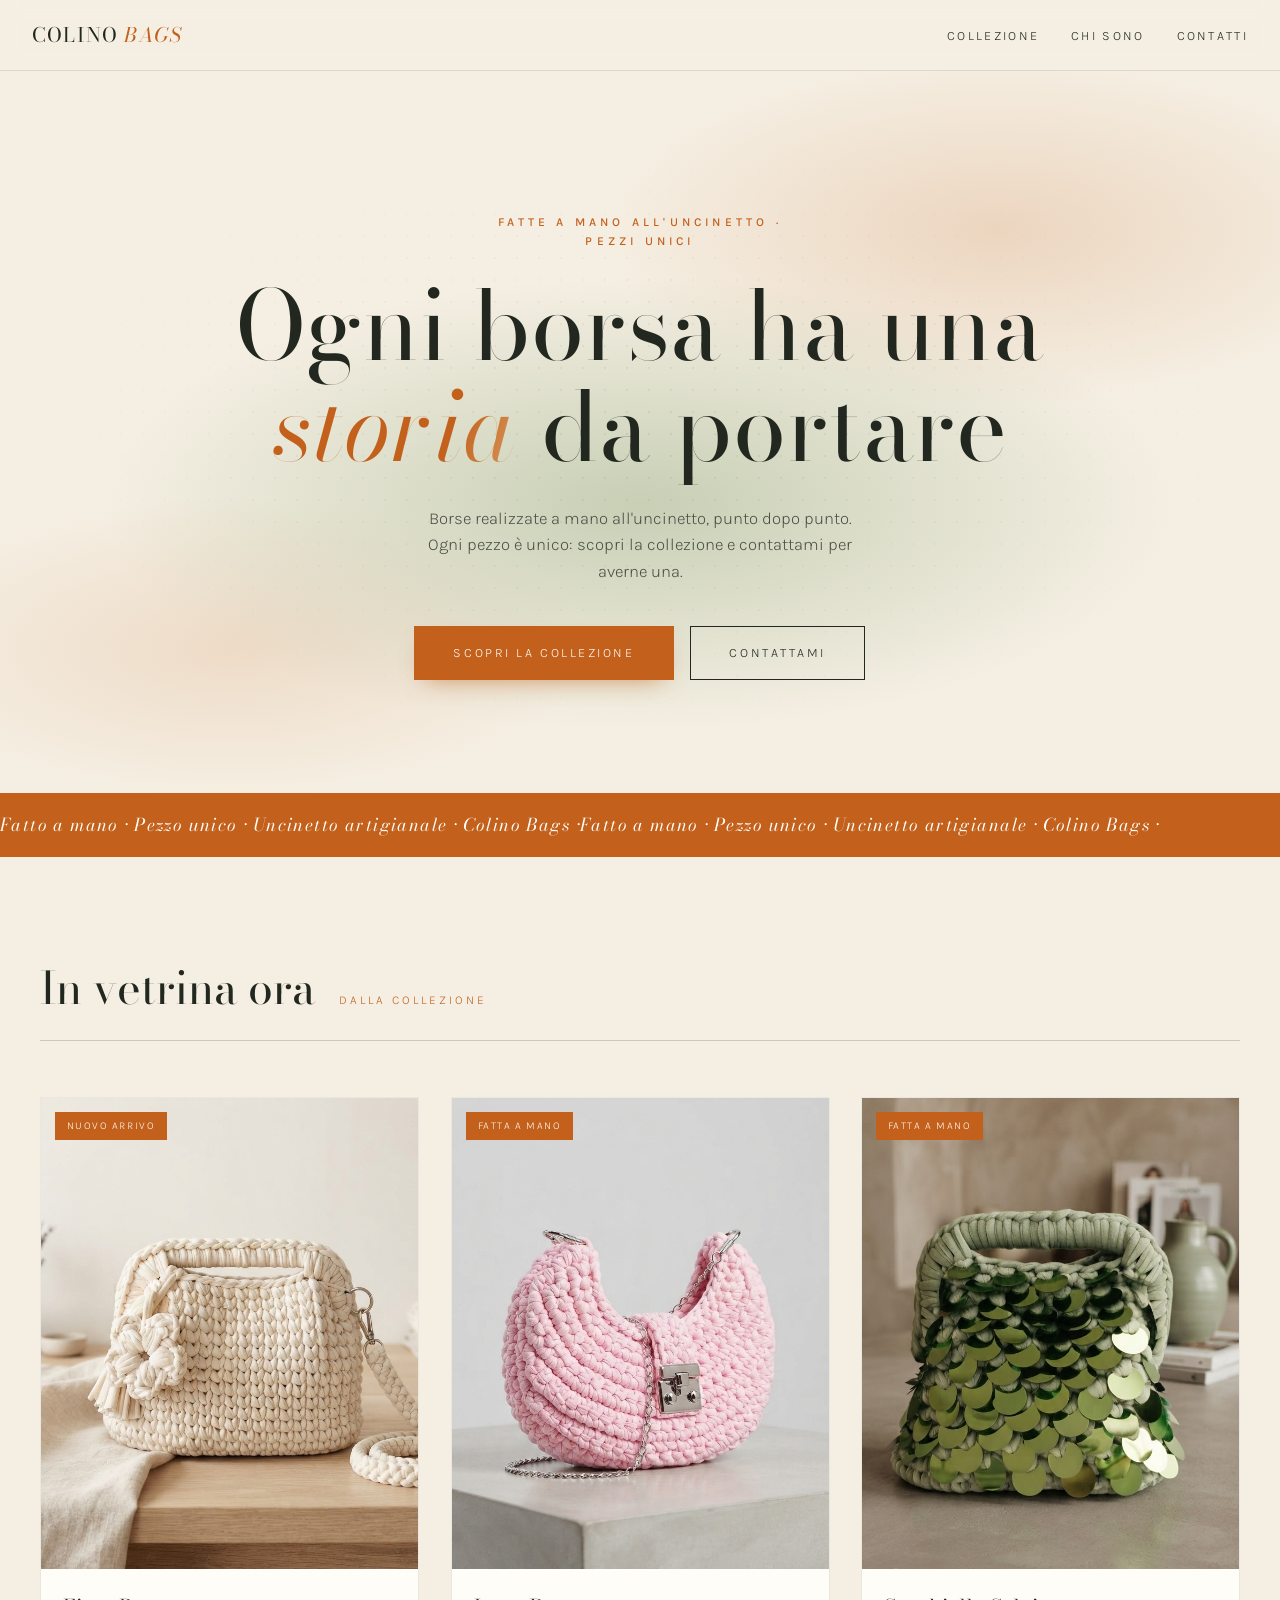
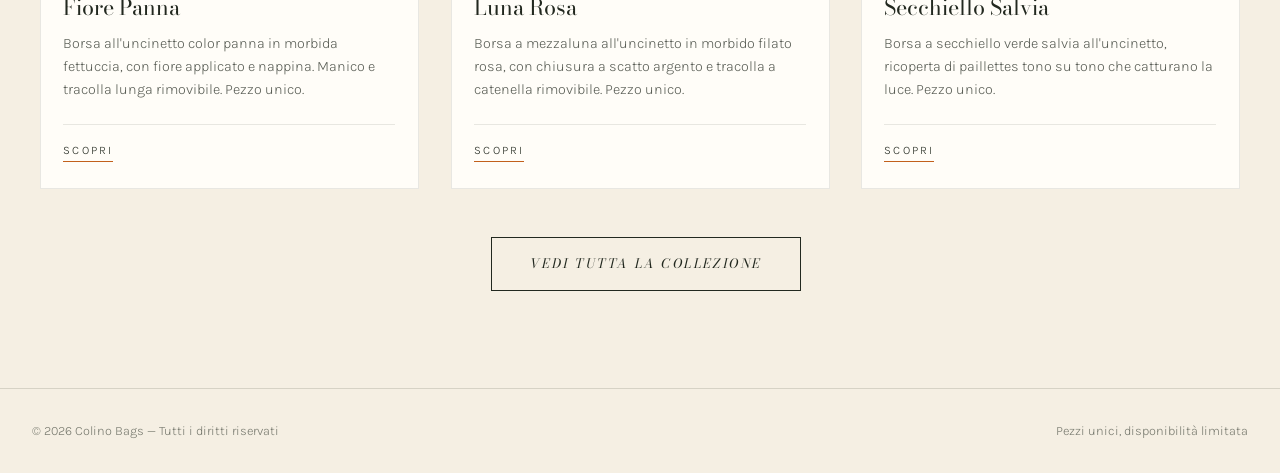
<file: index.html>
<!DOCTYPE html>
<html lang="it">
<head>
<meta charset="UTF-8">
<meta name="viewport" content="width=device-width, initial-scale=1.0, viewport-fit=cover">
<title>Colino Bags — Borse fatte a mano all'uncinetto</title>
<meta name="description" content="Borse fatte a mano all'uncinetto da Colino Bags, pezzi unici. Scopri la collezione e contattami.">
<link rel="preconnect" href="https://fonts.googleapis.com">
<link rel="preconnect" href="https://fonts.gstatic.com" crossorigin>
<link href="https://fonts.googleapis.com/css2?family=Bodoni+Moda:ital,opsz,wght@0,6..96,400;0,6..96,600;1,6..96,400&family=Karla:wght@300;400;500;600&display=swap" rel="stylesheet">
<link rel="stylesheet" href="style.css?v=11">
<noscript><style>.reveal{opacity:1!important;transform:none!important;}</style></noscript>
</head>
<body>

<div class="scroll-progress" aria-hidden="true"></div>

<nav>
  <a class="logo" href="index.html">Colino <em>Bags</em></a>
  <ul>
    <li><a href="collezione.html">Collezione</a></li>
    <li><a href="chi-sono.html">Chi sono</a></li>
    <li><a href="contatti.html">Contatti</a></li>
  </ul>
</nav>

<header id="top">
  <div class="hero-inner">
    <p class="eyebrow">Fatte a mano all'uncinetto · Pezzi unici</p>
    <h1>Ogni borsa ha una <em>storia</em> da portare</h1>
    <p>Borse realizzate a mano all'uncinetto, punto dopo punto. Ogni pezzo è unico: scopri la collezione e contattami per averne una.</p>
    <div class="hero-actions">
      <a class="btn" href="collezione.html">Scopri la collezione</a>
      <a class="btn btn--ghost" href="contatti.html">Contattami</a>
    </div>
  </div>
</header>

<!-- nastro scorrevole -->
<div class="marquee" aria-hidden="true">
  <div class="marquee-track">
    <span>Fatto a mano · Pezzo unico · Uncinetto artigianale · Colino Bags · </span><span>Fatto a mano · Pezzo unico · Uncinetto artigianale · Colino Bags · </span>
  </div>
</div>

<!-- anteprima collezione -->
<section>
  <div class="section-head reveal">
    <h2>In vetrina ora</h2>
    <span>Dalla collezione</span>
  </div>

  <div class="grid">
    <article class="card reveal">
      <div class="card-img card-img--photo card-img--flip">
        <span class="badge">Nuovo arrivo</span>
        <img class="ph-main" src="foto-panna-1.jpg" alt="Fiore Panna — borsa all'uncinetto color panna con fiore applicato" loading="lazy">
        <img class="ph-alt" src="foto-panna-2.jpg" alt="" aria-hidden="true" loading="lazy">
      </div>
      <div class="card-body">
        <h3>Fiore Panna</h3>
        <p class="desc">Borsa all'uncinetto color panna in morbida fettuccia, con fiore applicato e nappina. Manico e tracolla lunga rimovibile. Pezzo unico.</p>
        <div class="card-foot">
          <a href="prodotto-fiore-panna.html">Scopri</a>
        </div>
      </div>
    </article>
    <article class="card reveal">
      <div class="card-img card-img--photo card-img--flip">
        <span class="badge">Fatta a mano</span>
        <img class="ph-main" src="foto-rosa-1.jpg" alt="Luna Rosa — borsa a mezzaluna all'uncinetto rosa" loading="lazy">
        <img class="ph-alt" src="foto-rosa-2.jpg" alt="" aria-hidden="true" loading="lazy">
      </div>
      <div class="card-body">
        <h3>Luna Rosa</h3>
        <p class="desc">Borsa a mezzaluna all'uncinetto in morbido filato rosa, con chiusura a scatto argento e tracolla a catenella rimovibile. Pezzo unico.</p>
        <div class="card-foot">
          <a href="prodotto-luna-rosa.html">Scopri</a>
        </div>
      </div>
    </article>
    <article class="card reveal">
      <div class="card-img card-img--photo card-img--flip">
        <span class="badge">Fatta a mano</span>
        <img class="ph-main" src="foto-verde-1.jpg" alt="Secchiello Salvia — borsa all'uncinetto verde con paillettes" loading="lazy">
        <img class="ph-alt" src="foto-verde-2.jpg" alt="" aria-hidden="true" loading="lazy">
      </div>
      <div class="card-body">
        <h3>Secchiello Salvia</h3>
        <p class="desc">Borsa a secchiello verde salvia all'uncinetto, ricoperta di paillettes tono su tono che catturano la luce. Pezzo unico.</p>
        <div class="card-foot">
          <a href="prodotto-secchiello-salvia.html">Scopri</a>
        </div>
      </div>
    </article>
  </div>

  <p class="collection-note reveal"><a class="btn btn--ghost" href="collezione.html">Vedi tutta la collezione</a></p>
</section>

<footer>
  <span>© 2026 Colino Bags — Tutti i diritti riservati</span>
  <span>Pezzi unici, disponibilità limitata</span>
</footer>

<script src="script.js?v=11"></script>
</body>
</html>
</file>
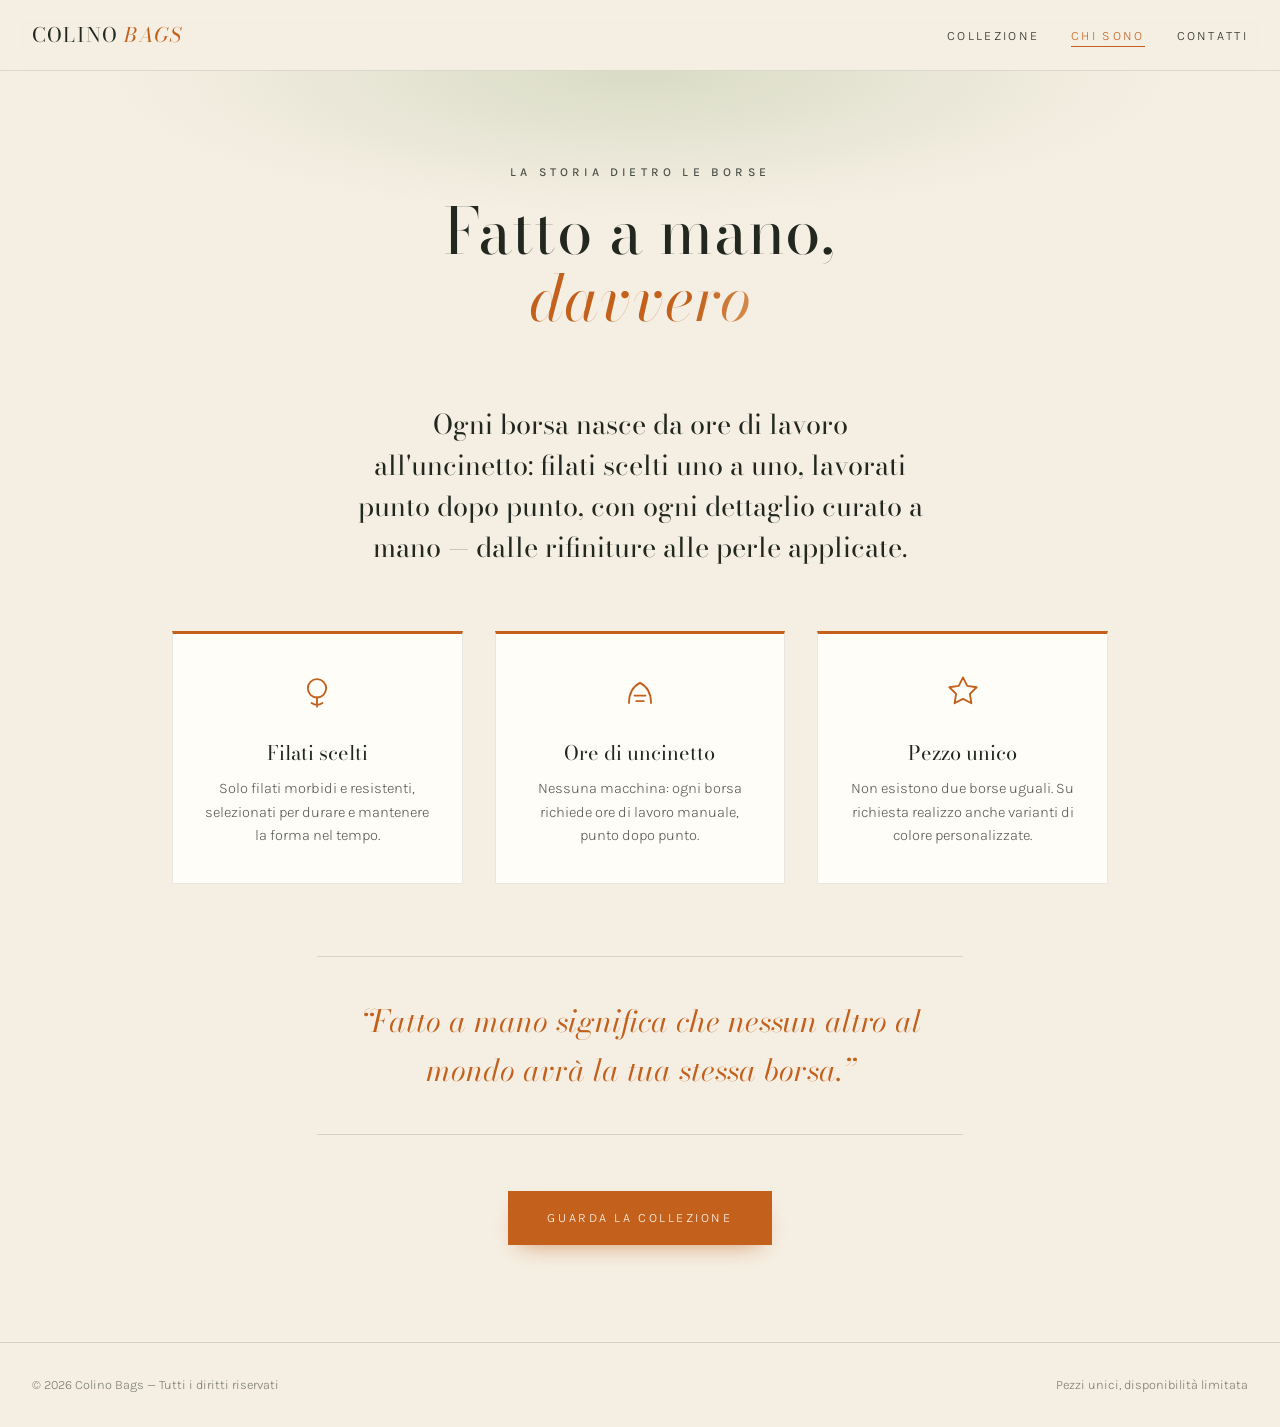
<file: chi-sono.html>
<!DOCTYPE html>
<html lang="it">
<head>
<meta charset="UTF-8">
<meta name="viewport" content="width=device-width, initial-scale=1.0, viewport-fit=cover">
<title>Chi sono — Colino Bags</title>
<meta name="description" content="La storia dietro le borse fatte a mano all'uncinetto di Colino Bags.">
<link rel="preconnect" href="https://fonts.googleapis.com">
<link rel="preconnect" href="https://fonts.gstatic.com" crossorigin>
<link href="https://fonts.googleapis.com/css2?family=Bodoni+Moda:ital,opsz,wght@0,6..96,400;0,6..96,600;1,6..96,400&family=Karla:wght@300;400;500;600&display=swap" rel="stylesheet">
<link rel="stylesheet" href="style.css?v=11">
<noscript><style>.reveal{opacity:1!important;transform:none!important;}</style></noscript>
</head>
<body>

<div class="scroll-progress" aria-hidden="true"></div>

<nav>
  <a class="logo" href="index.html">Colino <em>Bags</em></a>
  <ul>
    <li><a href="collezione.html">Collezione</a></li>
    <li><a href="chi-sono.html" class="active">Chi sono</a></li>
    <li><a href="contatti.html">Contatti</a></li>
  </ul>
</nav>

<div class="page-head">
  <p class="eyebrow">La storia dietro le borse</p>
  <h1>Fatto a mano, <em>davvero</em></h1>
</div>

<section class="story page-section">
  <p class="story-lead reveal">Ogni borsa nasce da ore di lavoro all'uncinetto: filati scelti uno a uno, lavorati punto dopo punto, con ogni dettaglio curato a mano — dalle rifiniture alle perle applicate.</p>

  <div class="story-points">
    <div class="story-point reveal">
      <svg viewBox="0 0 48 48" aria-hidden="true"><circle cx="24" cy="20" r="10" fill="none" stroke="currentColor" stroke-width="2"/><path d="M24 30 v10 M18 36 q6 4 12 0" fill="none" stroke="currentColor" stroke-width="2" stroke-linecap="round"/></svg>
      <h3>Filati scelti</h3>
      <p>Solo filati morbidi e resistenti, selezionati per durare e mantenere la forma nel tempo.</p>
    </div>
    <div class="story-point reveal">
      <svg viewBox="0 0 48 48" aria-hidden="true"><path d="M12 36 Q12 20 24 14 Q36 20 36 36" fill="none" stroke="currentColor" stroke-width="2" stroke-linecap="round"/><path d="M18 28 h12 M20 34 h8" stroke="currentColor" stroke-width="2" stroke-linecap="round"/></svg>
      <h3>Ore di uncinetto</h3>
      <p>Nessuna macchina: ogni borsa richiede ore di lavoro manuale, punto dopo punto.</p>
    </div>
    <div class="story-point reveal">
      <svg viewBox="0 0 48 48" aria-hidden="true"><path d="M24 8 l4.6 9.3 10.3 1.5 -7.4 7.3 1.7 10.2 -9.2 -4.8 -9.2 4.8 1.7 -10.2 -7.4 -7.3 10.3 -1.5 Z" fill="none" stroke="currentColor" stroke-width="2" stroke-linejoin="round"/></svg>
      <h3>Pezzo unico</h3>
      <p>Non esistono due borse uguali. Su richiesta realizzo anche varianti di colore personalizzate.</p>
    </div>
  </div>

  <blockquote class="story-quote reveal">
    “Fatto a mano significa che nessun altro al mondo avrà la tua stessa borsa.”
  </blockquote>

  <p class="story-cta reveal"><a class="btn" href="collezione.html">Guarda la collezione</a></p>
</section>

<footer>
  <span>© 2026 Colino Bags — Tutti i diritti riservati</span>
  <span>Pezzi unici, disponibilità limitata</span>
</footer>

<script src="script.js?v=11"></script>
</body>
</html>
</file>
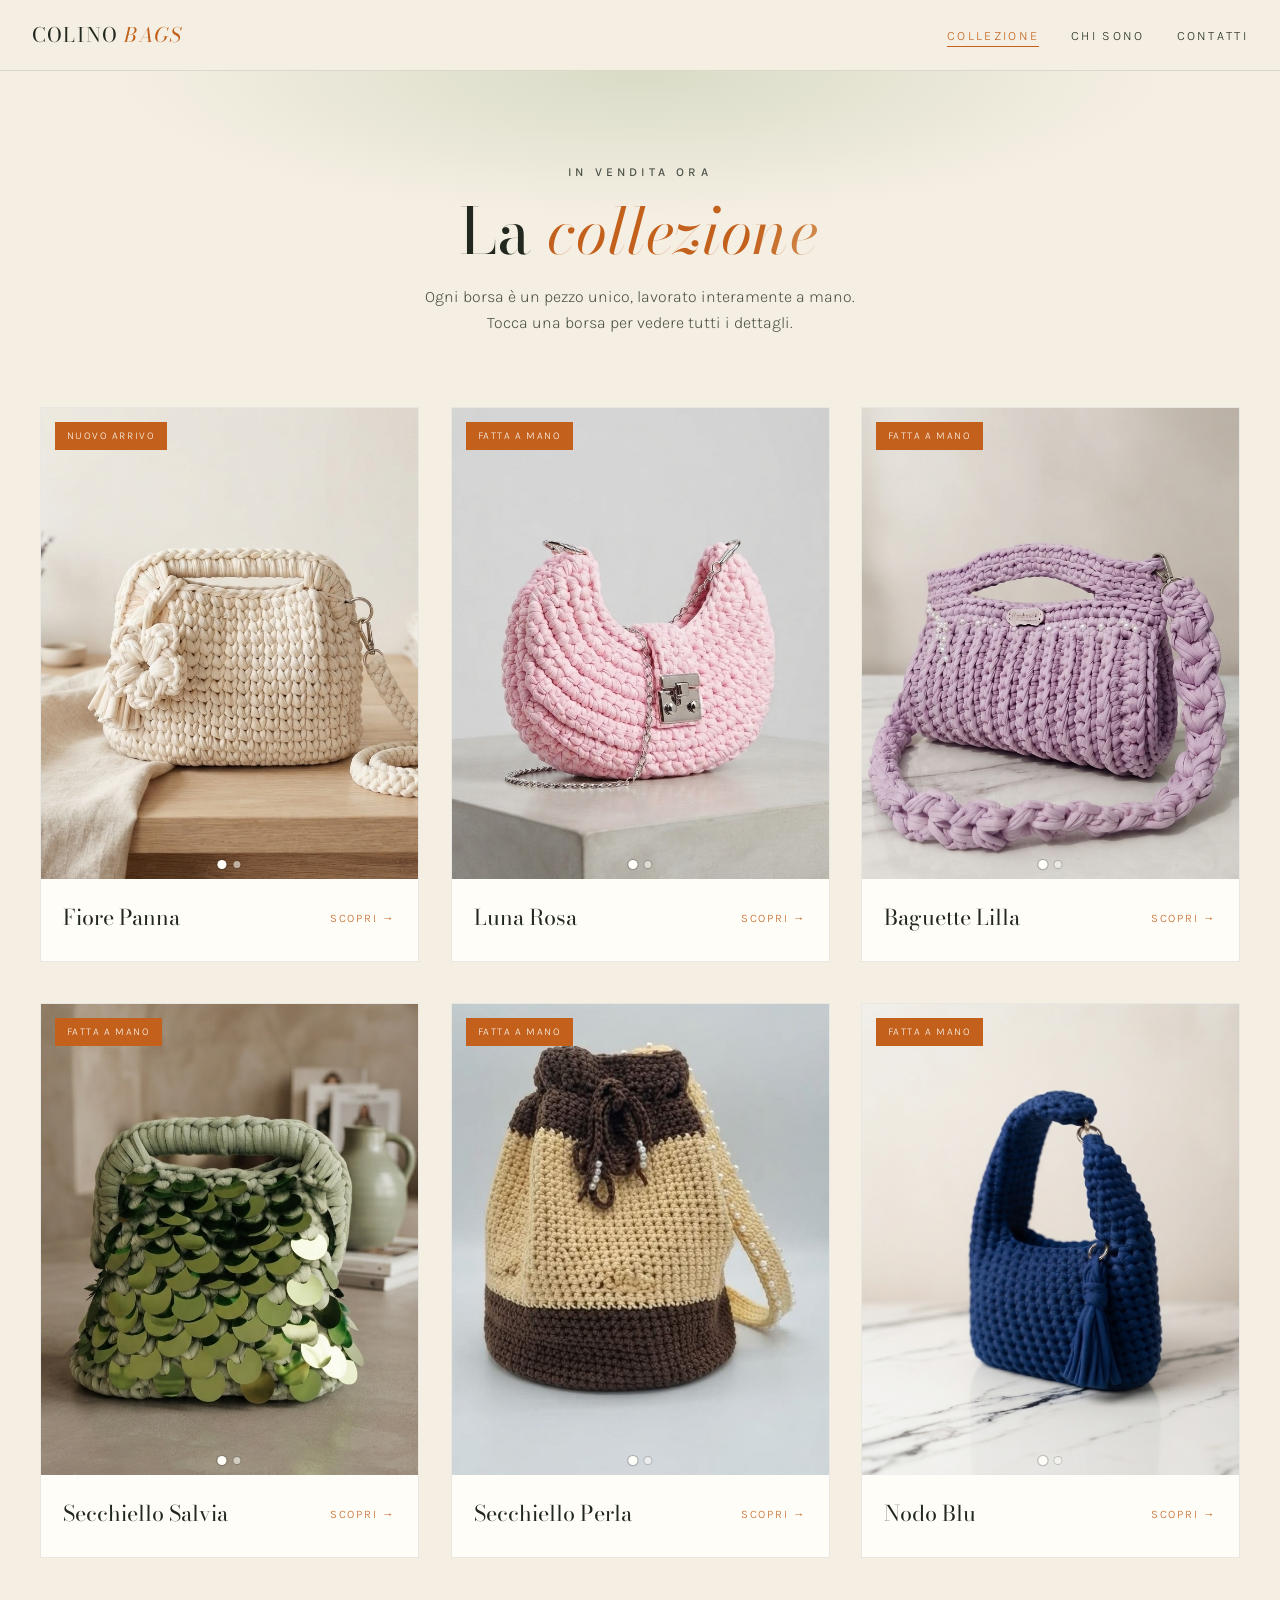
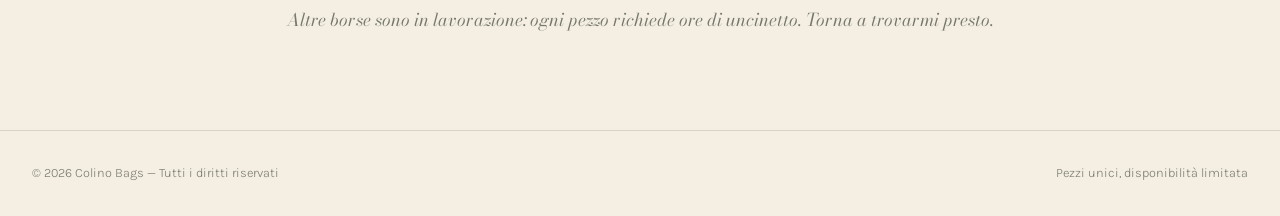
<file: collezione.html>
<!DOCTYPE html>
<html lang="it">
<head>
<meta charset="UTF-8">
<meta name="viewport" content="width=device-width, initial-scale=1.0, viewport-fit=cover">
<title>Collezione — Colino Bags</title>
<meta name="description" content="La collezione di borse fatte a mano all'uncinetto di Colino Bags. Pezzi unici in vendita.">
<link rel="preconnect" href="https://fonts.googleapis.com">
<link rel="preconnect" href="https://fonts.gstatic.com" crossorigin>
<link href="https://fonts.googleapis.com/css2?family=Bodoni+Moda:ital,opsz,wght@0,6..96,400;0,6..96,600;1,6..96,400&family=Karla:wght@300;400;500;600&display=swap" rel="stylesheet">
<link rel="stylesheet" href="style.css?v=11">
<noscript><style>.reveal{opacity:1!important;transform:none!important;}</style></noscript>
</head>
<body>

<div class="scroll-progress" aria-hidden="true"></div>

<nav>
  <a class="logo" href="index.html">Colino <em>Bags</em></a>
  <ul>
    <li><a href="collezione.html" class="active">Collezione</a></li>
    <li><a href="chi-sono.html">Chi sono</a></li>
    <li><a href="contatti.html">Contatti</a></li>
  </ul>
</nav>

<div class="page-head">
  <p class="eyebrow">In vendita ora</p>
  <h1>La <em>collezione</em></h1>
  <p>Ogni borsa è un pezzo unico, lavorato interamente a mano. Tocca una borsa per vedere tutti i dettagli.</p>
</div>

<section class="page-section">
  <div class="grid grid--two">

    <a class="card card--link reveal" href="prodotto-fiore-panna.html">
      <div class="card-img card-img--carousel">
        <span class="badge">Nuovo arrivo</span>
        <div class="carousel">
          <img src="foto-panna-1.jpg" alt="Fiore Panna — borsa all'uncinetto color panna con fiore applicato" loading="lazy">
          <img src="foto-panna-2.jpg" alt="Fiore Panna — dettaglio del fiore e della tracolla" loading="lazy">
        </div>
        <span class="dots" aria-hidden="true"><span class="dot-btn is-active"></span><span class="dot-btn"></span></span>
      </div>
      <div class="card-body card-body--min">
        <h3>Fiore Panna</h3>
        <span class="go">Scopri →</span>
      </div>
    </a>

    <a class="card card--link reveal" href="prodotto-luna-rosa.html">
      <div class="card-img card-img--carousel">
        <span class="badge">Fatta a mano</span>
        <div class="carousel">
          <img src="foto-rosa-1.jpg" alt="Luna Rosa — borsa a mezzaluna all'uncinetto rosa" loading="lazy">
          <img src="foto-rosa-2.jpg" alt="Luna Rosa — retro della borsa rosa" loading="lazy">
        </div>
        <span class="dots" aria-hidden="true"><span class="dot-btn is-active"></span><span class="dot-btn"></span></span>
      </div>
      <div class="card-body card-body--min">
        <h3>Luna Rosa</h3>
        <span class="go">Scopri →</span>
      </div>
    </a>

    <a class="card card--link reveal" href="prodotto-baguette-lilla.html">
      <div class="card-img card-img--carousel">
        <span class="badge">Fatta a mano</span>
        <div class="carousel">
          <img src="foto-lilla-1.jpg" alt="Baguette Lilla — borsa all'uncinetto lilla con perle" loading="lazy">
          <img src="foto-lilla-2.jpg" alt="Baguette Lilla — dettaglio della tracolla intrecciata" loading="lazy">
        </div>
        <span class="dots" aria-hidden="true"><span class="dot-btn is-active"></span><span class="dot-btn"></span></span>
      </div>
      <div class="card-body card-body--min">
        <h3>Baguette Lilla</h3>
        <span class="go">Scopri →</span>
      </div>
    </a>

    <a class="card card--link reveal" href="prodotto-secchiello-salvia.html">
      <div class="card-img card-img--carousel">
        <span class="badge">Fatta a mano</span>
        <div class="carousel">
          <img src="foto-verde-1.jpg" alt="Secchiello Salvia — borsa all'uncinetto verde con paillettes" loading="lazy">
          <img src="foto-verde-2.jpg" alt="Secchiello Salvia — dettaglio delle paillettes" loading="lazy">
        </div>
        <span class="dots" aria-hidden="true"><span class="dot-btn is-active"></span><span class="dot-btn"></span></span>
      </div>
      <div class="card-body card-body--min">
        <h3>Secchiello Salvia</h3>
        <span class="go">Scopri →</span>
      </div>
    </a>

    <a class="card card--link reveal" href="prodotto-secchiello-perla.html">
      <div class="card-img card-img--carousel">
        <span class="badge">Fatta a mano</span>
        <div class="carousel">
          <img src="foto-perla-1.jpg" alt="Secchiello Perla — borsa all'uncinetto beige con perle" loading="lazy">
          <img src="foto-perla-2.jpg" alt="Secchiello Perla — dettaglio della tracolla di perle" loading="lazy">
        </div>
        <span class="dots" aria-hidden="true"><span class="dot-btn is-active"></span><span class="dot-btn"></span></span>
      </div>
      <div class="card-body card-body--min">
        <h3>Secchiello Perla</h3>
        <span class="go">Scopri →</span>
      </div>
    </a>

    <a class="card card--link reveal" href="prodotto-nodo-blu.html">
      <div class="card-img card-img--carousel">
        <span class="badge">Fatta a mano</span>
        <div class="carousel">
          <img src="foto-blu-1.jpg" alt="Nodo Blu — borsa all'uncinetto blu con nappina" loading="lazy">
          <img src="foto-blu-2.jpg" alt="Nodo Blu — dettaglio della nappina annodata" loading="lazy">
        </div>
        <span class="dots" aria-hidden="true"><span class="dot-btn is-active"></span><span class="dot-btn"></span></span>
      </div>
      <div class="card-body card-body--min">
        <h3>Nodo Blu</h3>
        <span class="go">Scopri →</span>
      </div>
    </a>

  </div>

  <p class="collection-note reveal">Altre borse sono in lavorazione: ogni pezzo richiede ore di uncinetto. Torna a trovarmi presto.</p>
</section>

<footer>
  <span>© 2026 Colino Bags — Tutti i diritti riservati</span>
  <span>Pezzi unici, disponibilità limitata</span>
</footer>

<script src="script.js?v=11"></script>
</body>
</html>
</file>
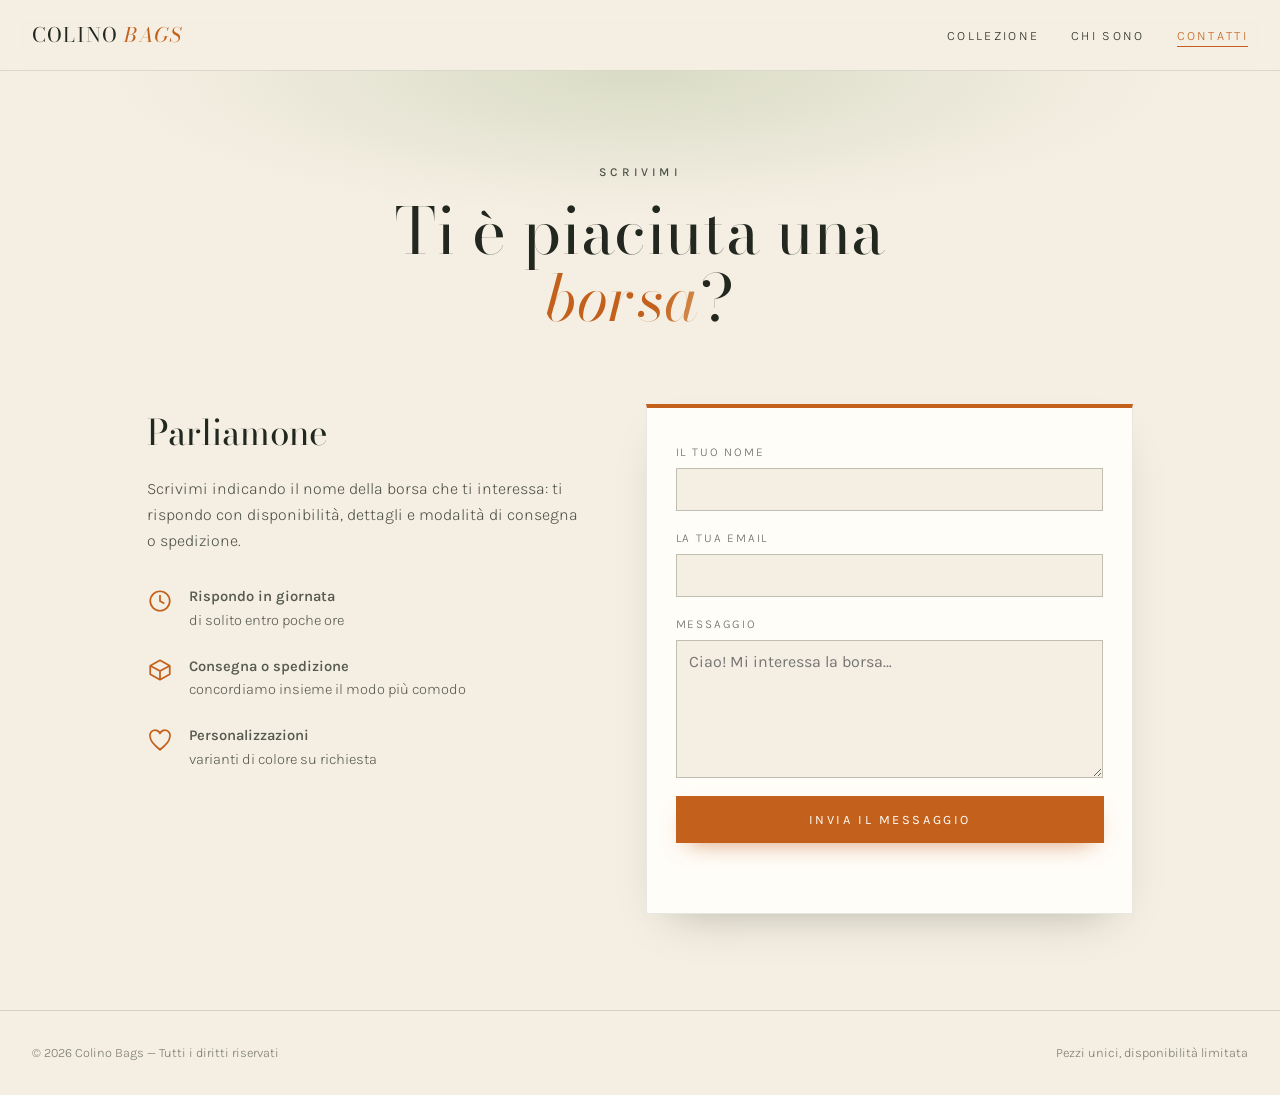
<file: contatti.html>
<!DOCTYPE html>
<html lang="it">
<head>
<meta charset="UTF-8">
<meta name="viewport" content="width=device-width, initial-scale=1.0, viewport-fit=cover">
<title>Contatti — Colino Bags</title>
<meta name="description" content="Contatta Colino Bags per informazioni sulle borse fatte a mano all'uncinetto: disponibilità, consegna e spedizione.">
<link rel="preconnect" href="https://fonts.googleapis.com">
<link rel="preconnect" href="https://fonts.gstatic.com" crossorigin>
<link href="https://fonts.googleapis.com/css2?family=Bodoni+Moda:ital,opsz,wght@0,6..96,400;0,6..96,600;1,6..96,400&family=Karla:wght@300;400;500;600&display=swap" rel="stylesheet">
<link rel="stylesheet" href="style.css?v=11">
<noscript><style>.reveal{opacity:1!important;transform:none!important;}</style></noscript>
</head>
<body>

<div class="scroll-progress" aria-hidden="true"></div>

<nav>
  <a class="logo" href="index.html">Colino <em>Bags</em></a>
  <ul>
    <li><a href="collezione.html">Collezione</a></li>
    <li><a href="chi-sono.html">Chi sono</a></li>
    <li><a href="contatti.html" class="active">Contatti</a></li>
  </ul>
</nav>

<div class="page-head">
  <p class="eyebrow">Scrivimi</p>
  <h1>Ti è piaciuta una <em>borsa</em>?</h1>
</div>

<section class="contact-page page-section">
  <div class="contact-grid">

    <div class="contact-info reveal">
      <h2>Parliamone</h2>
      <p>Scrivimi indicando il nome della borsa che ti interessa: ti rispondo con disponibilità, dettagli e modalità di consegna o spedizione.</p>
      <ul class="contact-facts">
        <li>
          <svg viewBox="0 0 24 24" aria-hidden="true"><circle cx="12" cy="12" r="9" fill="none" stroke="currentColor" stroke-width="1.6"/><path d="M12 7v5l3.5 2" fill="none" stroke="currentColor" stroke-width="1.6" stroke-linecap="round"/></svg>
          <span><strong>Rispondo in giornata</strong><br>di solito entro poche ore</span>
        </li>
        <li>
          <svg viewBox="0 0 24 24" aria-hidden="true"><path d="M3 8l9-5 9 5v8l-9 5-9-5z" fill="none" stroke="currentColor" stroke-width="1.6" stroke-linejoin="round"/><path d="M3 8l9 5 9-5M12 13v8" fill="none" stroke="currentColor" stroke-width="1.6" stroke-linejoin="round"/></svg>
          <span><strong>Consegna o spedizione</strong><br>concordiamo insieme il modo più comodo</span>
        </li>
        <li>
          <svg viewBox="0 0 24 24" aria-hidden="true"><path d="M12 21c-5-4-9-7.5-9-11.5A4.5 4.5 0 0 1 12 6a4.5 4.5 0 0 1 9 3.5C21 13.5 17 17 12 21z" fill="none" stroke="currentColor" stroke-width="1.6" stroke-linejoin="round"/></svg>
          <span><strong>Personalizzazioni</strong><br>varianti di colore su richiesta</span>
        </li>
      </ul>
    </div>

    <form class="contact-form reveal" id="contact-form">
      <label>
        Il tuo nome
        <input type="text" name="nome" required autocomplete="name">
      </label>
      <label>
        La tua email
        <input type="email" name="email" required autocomplete="email">
      </label>
      <label>
        Messaggio
        <textarea name="messaggio" rows="6" required placeholder="Ciao! Mi interessa la borsa…"></textarea>
      </label>
      <button class="btn" type="submit" id="contact-submit">Invia il messaggio</button>
      <p class="form-status" id="form-status" role="status"></p>
    </form>

  </div>
</section>

<footer>
  <span>© 2026 Colino Bags — Tutti i diritti riservati</span>
  <span>Pezzi unici, disponibilità limitata</span>
</footer>

<script src="script.js?v=11"></script>
</body>
</html>
</file>
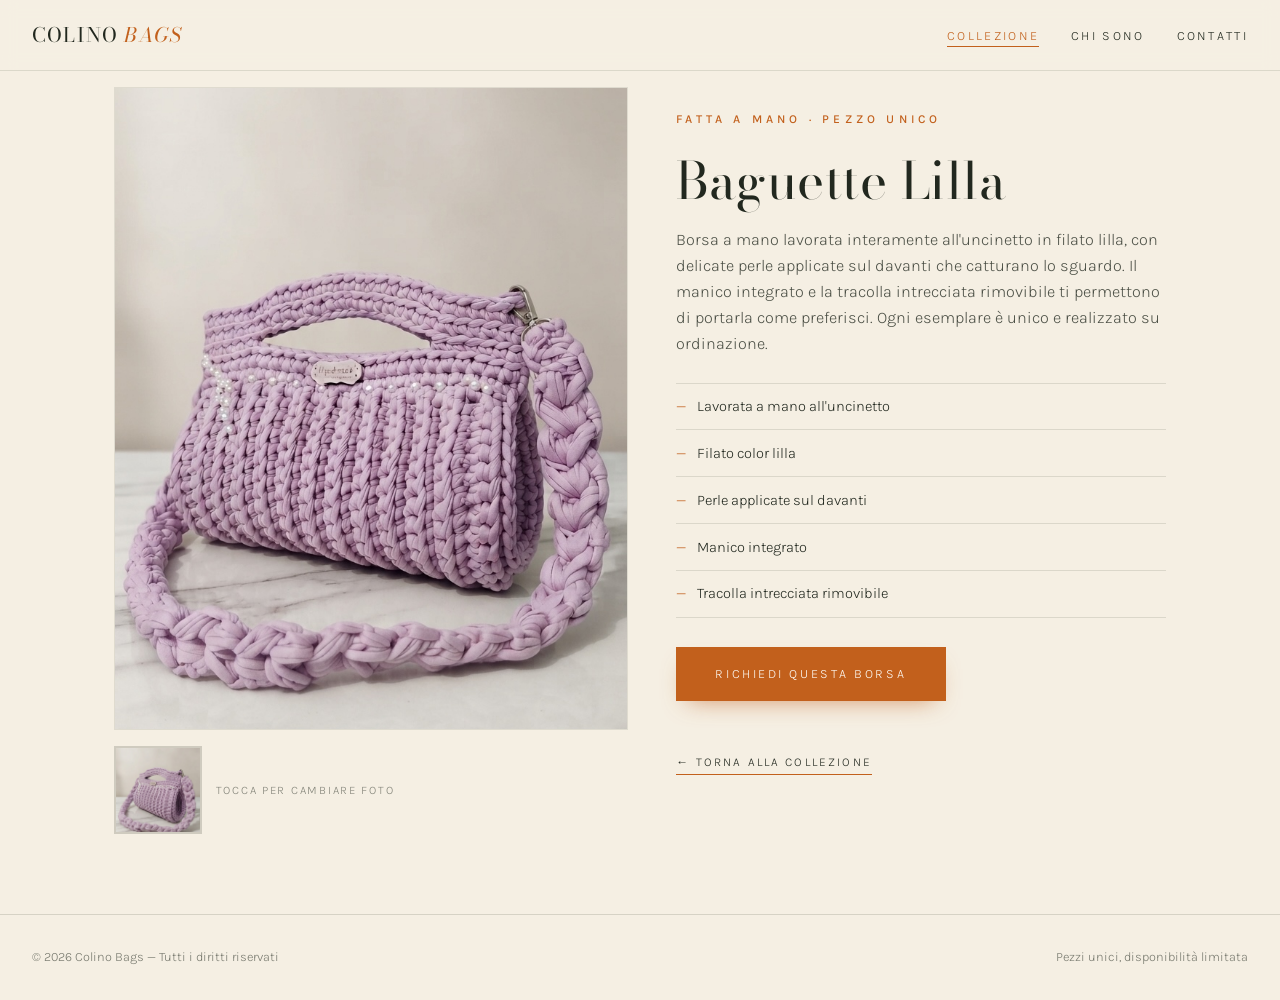
<file: prodotto-baguette-lilla.html>
<!DOCTYPE html>
<html lang="it">
<head>
<meta charset="UTF-8">
<meta name="viewport" content="width=device-width, initial-scale=1.0, viewport-fit=cover">
<title>Baguette Lilla — Colino Bags</title>
<meta name="description" content="Baguette Lilla: borsa fatta a mano all'uncinetto in filato lilla, con perle applicate e tracolla intrecciata. Pezzo unico.">
<link rel="preconnect" href="https://fonts.googleapis.com">
<link rel="preconnect" href="https://fonts.gstatic.com" crossorigin>
<link href="https://fonts.googleapis.com/css2?family=Bodoni+Moda:ital,opsz,wght@0,6..96,400;0,6..96,600;1,6..96,400&family=Karla:wght@300;400;500;600&display=swap" rel="stylesheet">
<link rel="stylesheet" href="style.css?v=11">
<noscript><style>.reveal{opacity:1!important;transform:none!important;}</style></noscript>
</head>
<body>

<div class="scroll-progress" aria-hidden="true"></div>

<nav>
  <a class="logo" href="index.html">Colino <em>Bags</em></a>
  <ul>
    <li><a href="collezione.html" class="active">Collezione</a></li>
    <li><a href="chi-sono.html">Chi sono</a></li>
    <li><a href="contatti.html">Contatti</a></li>
  </ul>
</nav>

<section class="product page-section">
  <div class="product-inner">

    <div class="product-gallery reveal">
      <img class="pg-main" src="foto-lilla-1.jpg" alt="Baguette Lilla — borsa all'uncinetto lilla con perle, vista frontale" loading="lazy">
      <div class="pg-switch">
        <button class="pg-thumb" type="button" aria-label="Cambia foto">
          <img src="foto-lilla-2.jpg" alt="Baguette Lilla — dettaglio della tracolla intrecciata lilla" loading="lazy">
        </button>
        <span class="pg-hint">Tocca per cambiare foto</span>
      </div>
    </div>

    <div class="product-info reveal">
      <p class="eyebrow">Fatta a mano · Pezzo unico</p>
      <h1>Baguette Lilla</h1>
      <p class="product-desc">Borsa a mano lavorata interamente all'uncinetto in filato lilla, con delicate perle applicate sul davanti che catturano lo sguardo. Il manico integrato e la tracolla intrecciata rimovibile ti permettono di portarla come preferisci. Ogni esemplare è unico e realizzato su ordinazione.</p>
      <ul class="product-specs">
        <li>Lavorata a mano all'uncinetto</li>
        <li>Filato color lilla</li>
        <li>Perle applicate sul davanti</li>
        <li>Manico integrato</li>
        <li>Tracolla intrecciata rimovibile</li>
      </ul>
      <div class="product-cta">
        <a class="btn" href="contatti.html?b=Baguette+Lilla">Richiedi questa borsa</a>
      </div>
      <br>
      <a class="product-back" href="collezione.html">← Torna alla collezione</a>
    </div>

  </div>
</section>

<footer>
  <span>© 2026 Colino Bags — Tutti i diritti riservati</span>
  <span>Pezzi unici, disponibilità limitata</span>
</footer>

<script src="script.js?v=11"></script>
</body>
</html>
</file>
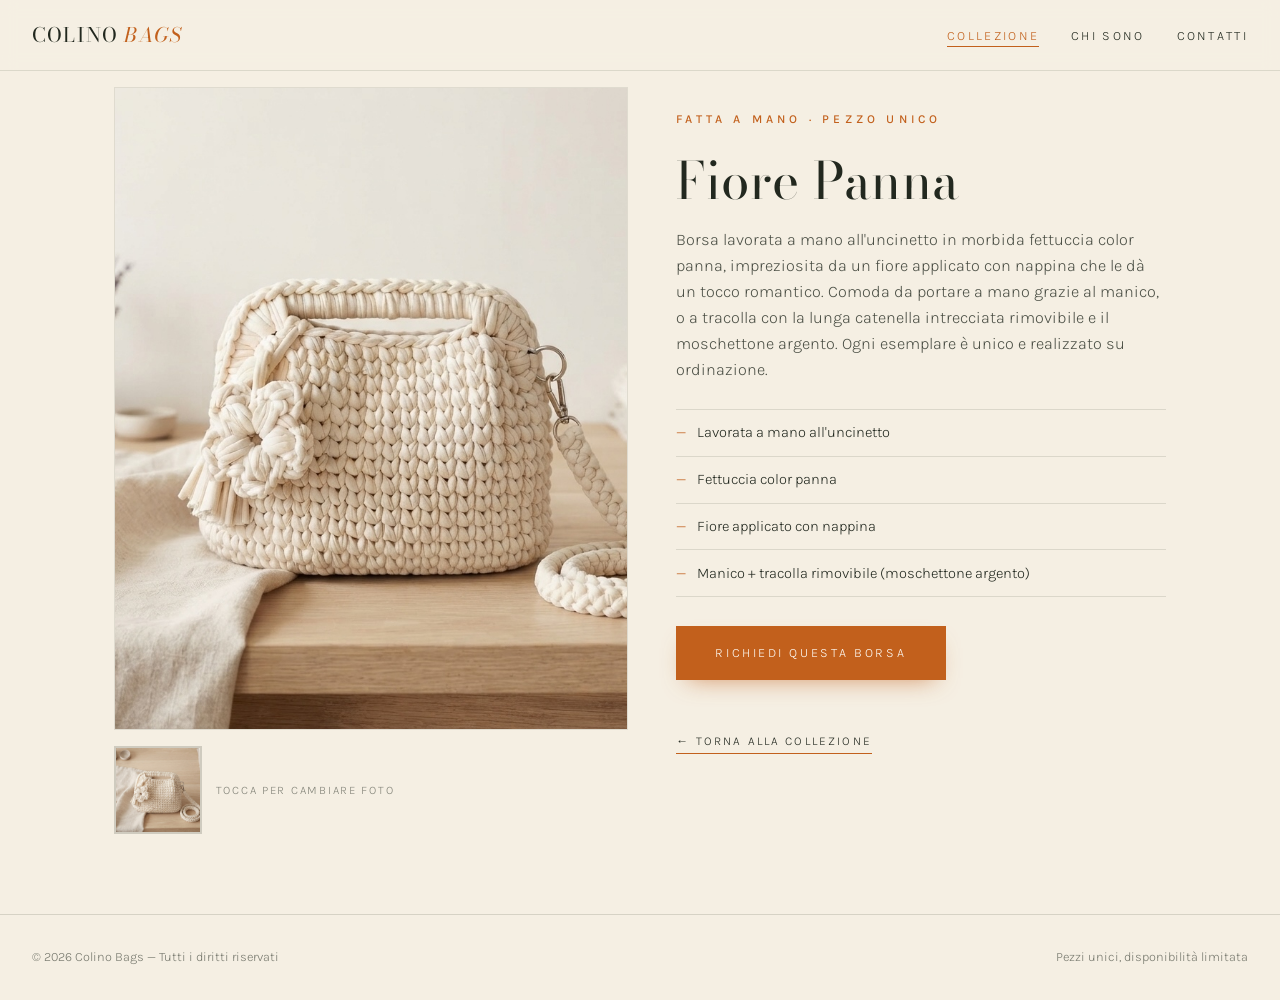
<file: prodotto-fiore-panna.html>
<!DOCTYPE html>
<html lang="it">
<head>
<meta charset="UTF-8">
<meta name="viewport" content="width=device-width, initial-scale=1.0, viewport-fit=cover">
<title>Fiore Panna — Colino Bags</title>
<meta name="description" content="Fiore Panna: borsa fatta a mano all'uncinetto color panna, con fiore applicato e nappina. Manico e tracolla rimovibile. Pezzo unico.">
<link rel="preconnect" href="https://fonts.googleapis.com">
<link rel="preconnect" href="https://fonts.gstatic.com" crossorigin>
<link href="https://fonts.googleapis.com/css2?family=Bodoni+Moda:ital,opsz,wght@0,6..96,400;0,6..96,600;1,6..96,400&family=Karla:wght@300;400;500;600&display=swap" rel="stylesheet">
<link rel="stylesheet" href="style.css?v=11">
<noscript><style>.reveal{opacity:1!important;transform:none!important;}</style></noscript>
</head>
<body>

<div class="scroll-progress" aria-hidden="true"></div>

<nav>
  <a class="logo" href="index.html">Colino <em>Bags</em></a>
  <ul>
    <li><a href="collezione.html" class="active">Collezione</a></li>
    <li><a href="chi-sono.html">Chi sono</a></li>
    <li><a href="contatti.html">Contatti</a></li>
  </ul>
</nav>

<section class="product page-section">
  <div class="product-inner">

    <div class="product-gallery reveal">
      <img class="pg-main" src="foto-panna-1.jpg" alt="Fiore Panna — borsa all'uncinetto color panna con fiore applicato, vista frontale" loading="lazy">
      <div class="pg-switch">
        <button class="pg-thumb" type="button" aria-label="Cambia foto">
          <img src="foto-panna-2.jpg" alt="Fiore Panna — dettaglio del fiore all'uncinetto e della tracolla" loading="lazy">
        </button>
        <span class="pg-hint">Tocca per cambiare foto</span>
      </div>
    </div>

    <div class="product-info reveal">
      <p class="eyebrow">Fatta a mano · Pezzo unico</p>
      <h1>Fiore Panna</h1>
      <p class="product-desc">Borsa lavorata a mano all'uncinetto in morbida fettuccia color panna, impreziosita da un fiore applicato con nappina che le dà un tocco romantico. Comoda da portare a mano grazie al manico, o a tracolla con la lunga catenella intrecciata rimovibile e il moschettone argento. Ogni esemplare è unico e realizzato su ordinazione.</p>
      <ul class="product-specs">
        <li>Lavorata a mano all'uncinetto</li>
        <li>Fettuccia color panna</li>
        <li>Fiore applicato con nappina</li>
        <li>Manico + tracolla rimovibile (moschettone argento)</li>
      </ul>
      <div class="product-cta">
        <a class="btn" href="contatti.html?b=Fiore+Panna">Richiedi questa borsa</a>
      </div>
      <br>
      <a class="product-back" href="collezione.html">← Torna alla collezione</a>
    </div>

  </div>
</section>

<footer>
  <span>© 2026 Colino Bags — Tutti i diritti riservati</span>
  <span>Pezzi unici, disponibilità limitata</span>
</footer>

<script src="script.js?v=11"></script>
</body>
</html>
</file>
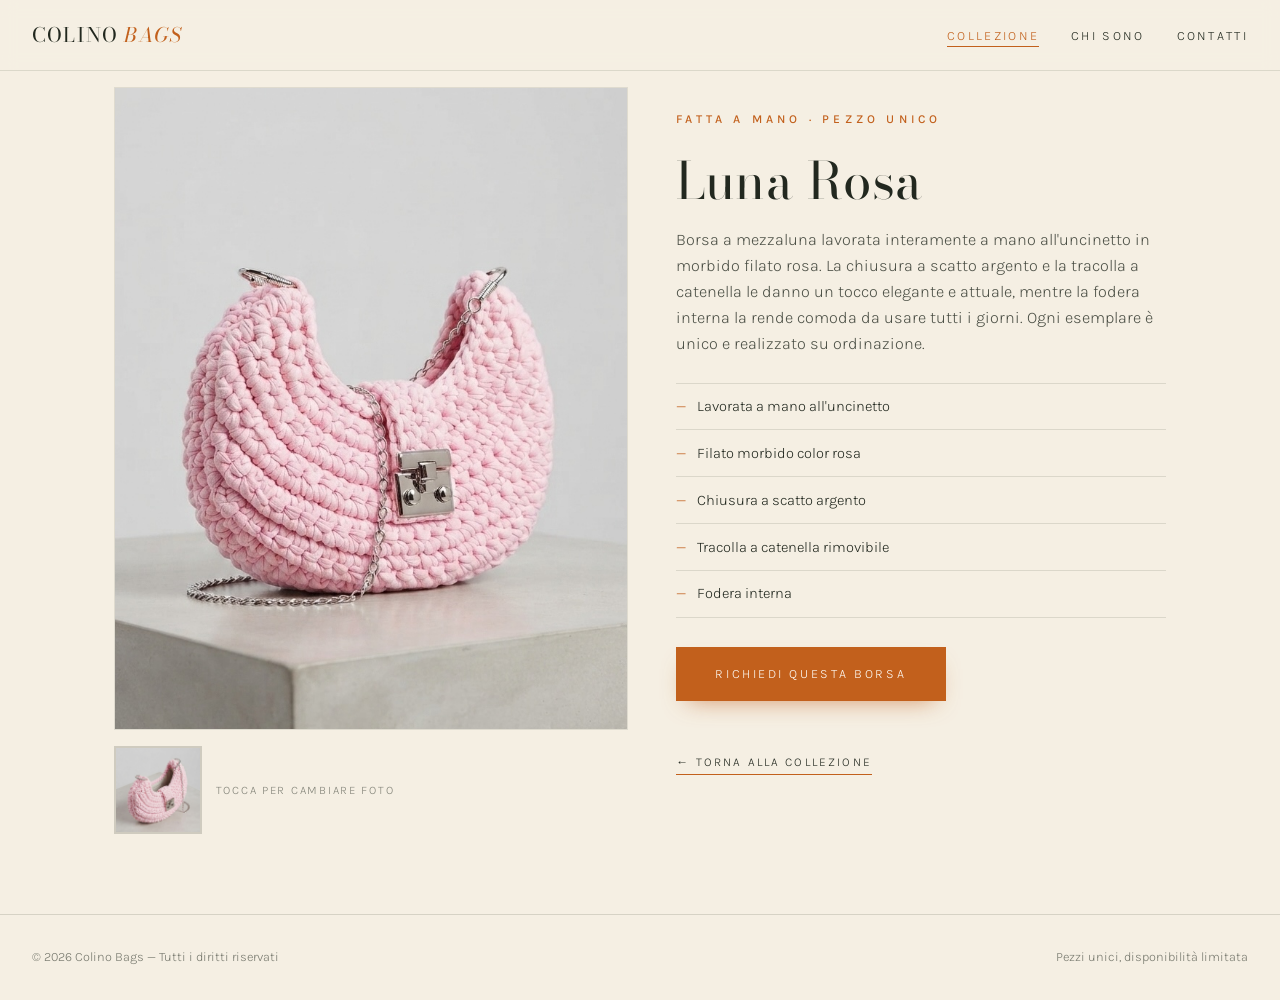
<file: prodotto-luna-rosa.html>
<!DOCTYPE html>
<html lang="it">
<head>
<meta charset="UTF-8">
<meta name="viewport" content="width=device-width, initial-scale=1.0, viewport-fit=cover">
<title>Luna Rosa — Colino Bags</title>
<meta name="description" content="Luna Rosa: borsa a mezzaluna fatta a mano all'uncinetto in filato rosa, con chiusura a scatto argento e tracolla a catenella. Pezzo unico.">
<link rel="preconnect" href="https://fonts.googleapis.com">
<link rel="preconnect" href="https://fonts.gstatic.com" crossorigin>
<link href="https://fonts.googleapis.com/css2?family=Bodoni+Moda:ital,opsz,wght@0,6..96,400;0,6..96,600;1,6..96,400&family=Karla:wght@300;400;500;600&display=swap" rel="stylesheet">
<link rel="stylesheet" href="style.css?v=11">
<noscript><style>.reveal{opacity:1!important;transform:none!important;}</style></noscript>
</head>
<body>

<div class="scroll-progress" aria-hidden="true"></div>

<nav>
  <a class="logo" href="index.html">Colino <em>Bags</em></a>
  <ul>
    <li><a href="collezione.html" class="active">Collezione</a></li>
    <li><a href="chi-sono.html">Chi sono</a></li>
    <li><a href="contatti.html">Contatti</a></li>
  </ul>
</nav>

<section class="product page-section">
  <div class="product-inner">

    <div class="product-gallery reveal">
      <img class="pg-main" src="foto-rosa-1.jpg" alt="Luna Rosa — borsa a mezzaluna all'uncinetto rosa, vista frontale" loading="lazy">
      <div class="pg-switch">
        <button class="pg-thumb" type="button" aria-label="Cambia foto">
          <img src="foto-rosa-2.jpg" alt="Luna Rosa — dettaglio della borsa rosa con fodera e chiusura a scatto" loading="lazy">
        </button>
        <span class="pg-hint">Tocca per cambiare foto</span>
      </div>
    </div>

    <div class="product-info reveal">
      <p class="eyebrow">Fatta a mano · Pezzo unico</p>
      <h1>Luna Rosa</h1>
      <p class="product-desc">Borsa a mezzaluna lavorata interamente a mano all'uncinetto in morbido filato rosa. La chiusura a scatto argento e la tracolla a catenella le danno un tocco elegante e attuale, mentre la fodera interna la rende comoda da usare tutti i giorni. Ogni esemplare è unico e realizzato su ordinazione.</p>
      <ul class="product-specs">
        <li>Lavorata a mano all'uncinetto</li>
        <li>Filato morbido color rosa</li>
        <li>Chiusura a scatto argento</li>
        <li>Tracolla a catenella rimovibile</li>
        <li>Fodera interna</li>
      </ul>
      <div class="product-cta">
        <a class="btn" href="contatti.html?b=Luna+Rosa">Richiedi questa borsa</a>
      </div>
      <br>
      <a class="product-back" href="collezione.html">← Torna alla collezione</a>
    </div>

  </div>
</section>

<footer>
  <span>© 2026 Colino Bags — Tutti i diritti riservati</span>
  <span>Pezzi unici, disponibilità limitata</span>
</footer>

<script src="script.js?v=11"></script>
</body>
</html>
</file>
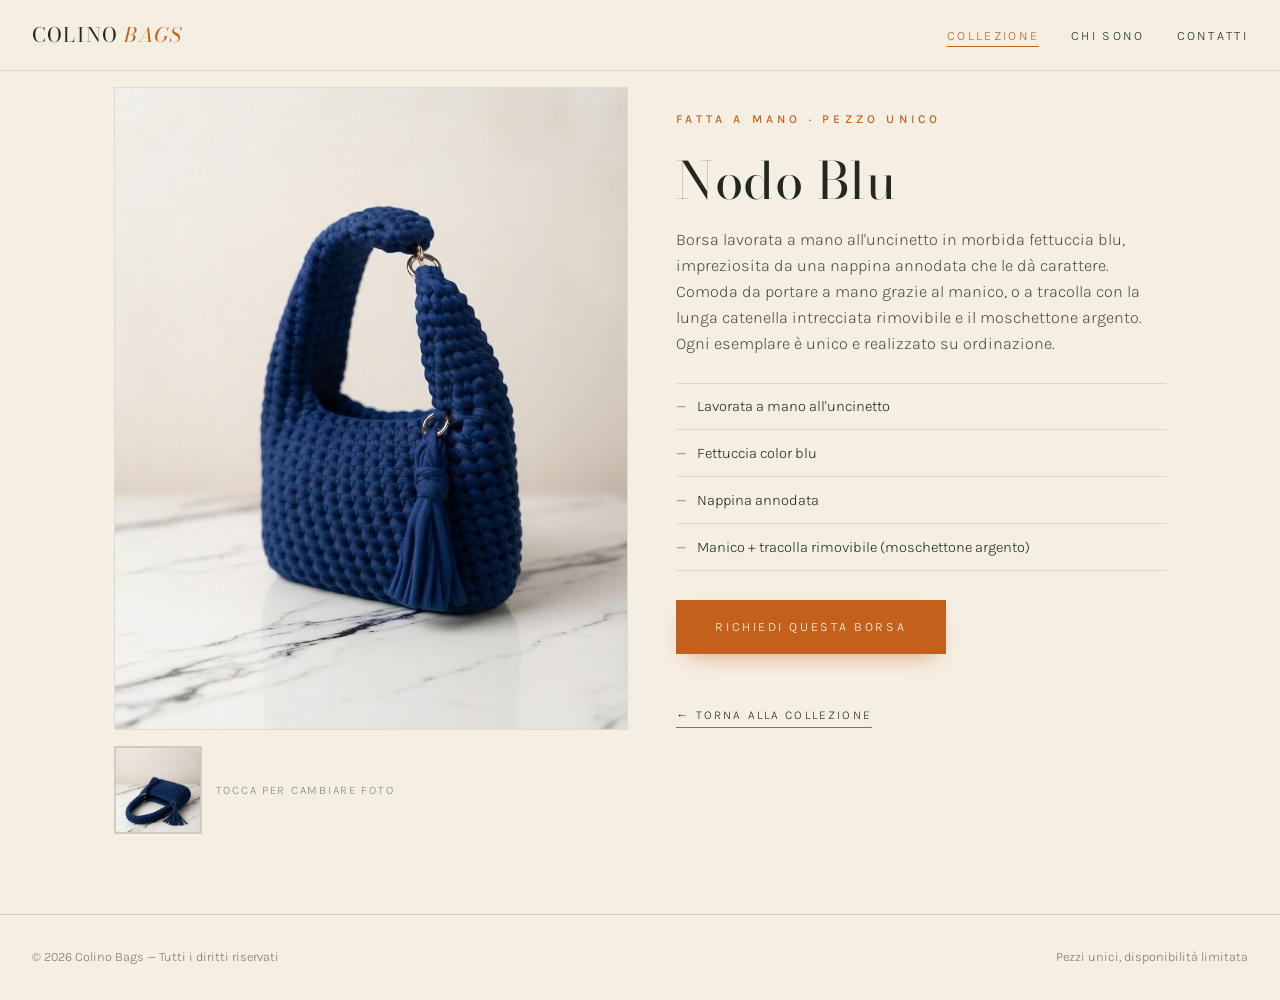
<file: prodotto-nodo-blu.html>
<!DOCTYPE html>
<html lang="it">
<head>
<meta charset="UTF-8">
<meta name="viewport" content="width=device-width, initial-scale=1.0, viewport-fit=cover">
<title>Nodo Blu — Colino Bags</title>
<meta name="description" content="Nodo Blu: borsa fatta a mano all'uncinetto blu, con nappina annodata e tracolla. Pezzo unico.">
<link rel="preconnect" href="https://fonts.googleapis.com">
<link rel="preconnect" href="https://fonts.gstatic.com" crossorigin>
<link href="https://fonts.googleapis.com/css2?family=Bodoni+Moda:ital,opsz,wght@0,6..96,400;0,6..96,600;1,6..96,400&family=Karla:wght@300;400;500;600&display=swap" rel="stylesheet">
<link rel="stylesheet" href="style.css?v=11">
<noscript><style>.reveal{opacity:1!important;transform:none!important;}</style></noscript>
</head>
<body>

<div class="scroll-progress" aria-hidden="true"></div>

<nav>
  <a class="logo" href="index.html">Colino <em>Bags</em></a>
  <ul>
    <li><a href="collezione.html" class="active">Collezione</a></li>
    <li><a href="chi-sono.html">Chi sono</a></li>
    <li><a href="contatti.html">Contatti</a></li>
  </ul>
</nav>

<section class="product page-section">
  <div class="product-inner">

    <div class="product-gallery reveal">
      <img class="pg-main" src="foto-blu-1.jpg" alt="Nodo Blu — borsa all'uncinetto blu con nappina, vista frontale" loading="lazy">
      <div class="pg-switch">
        <button class="pg-thumb" type="button" aria-label="Cambia foto">
          <img src="foto-blu-2.jpg" alt="Nodo Blu — dettaglio della nappina annodata e del manico" loading="lazy">
        </button>
        <span class="pg-hint">Tocca per cambiare foto</span>
      </div>
    </div>

    <div class="product-info reveal">
      <p class="eyebrow">Fatta a mano · Pezzo unico</p>
      <h1>Nodo Blu</h1>
      <p class="product-desc">Borsa lavorata a mano all'uncinetto in morbida fettuccia blu, impreziosita da una nappina annodata che le dà carattere. Comoda da portare a mano grazie al manico, o a tracolla con la lunga catenella intrecciata rimovibile e il moschettone argento. Ogni esemplare è unico e realizzato su ordinazione.</p>
      <ul class="product-specs">
        <li>Lavorata a mano all'uncinetto</li>
        <li>Fettuccia color blu</li>
        <li>Nappina annodata</li>
        <li>Manico + tracolla rimovibile (moschettone argento)</li>
      </ul>
      <div class="product-cta">
        <a class="btn" href="contatti.html?b=Nodo+Blu">Richiedi questa borsa</a>
      </div>
      <br>
      <a class="product-back" href="collezione.html">← Torna alla collezione</a>
    </div>

  </div>
</section>

<footer>
  <span>© 2026 Colino Bags — Tutti i diritti riservati</span>
  <span>Pezzi unici, disponibilità limitata</span>
</footer>

<script src="script.js?v=11"></script>
</body>
</html>
</file>
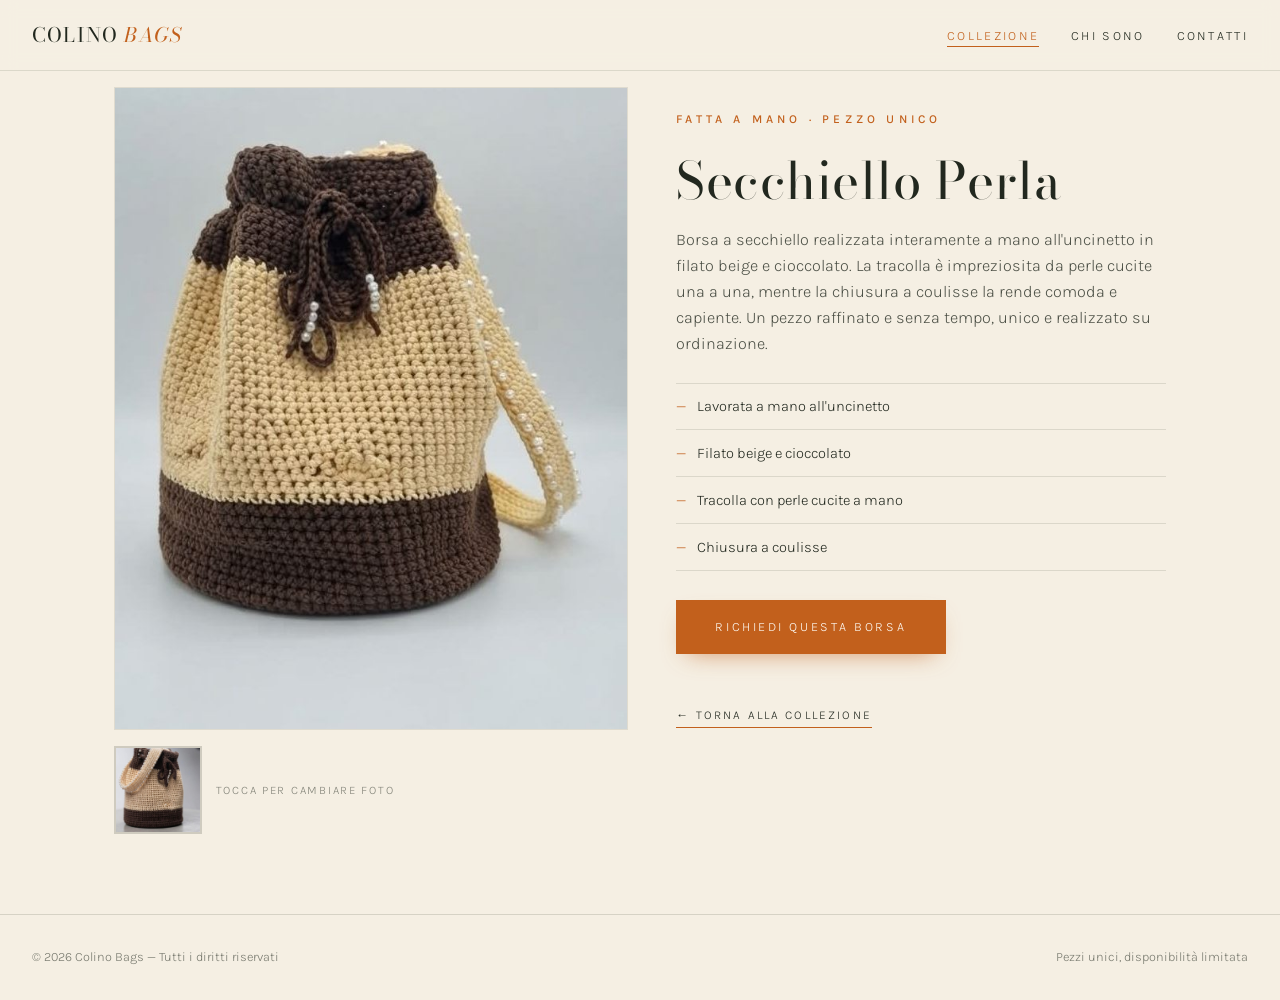
<file: prodotto-secchiello-perla.html>
<!DOCTYPE html>
<html lang="it">
<head>
<meta charset="UTF-8">
<meta name="viewport" content="width=device-width, initial-scale=1.0, viewport-fit=cover">
<title>Secchiello Perla — Colino Bags</title>
<meta name="description" content="Secchiello Perla: borsa fatta a mano all'uncinetto beige e cioccolato, con tracolla di perle e chiusura a coulisse. Pezzo unico.">
<link rel="preconnect" href="https://fonts.googleapis.com">
<link rel="preconnect" href="https://fonts.gstatic.com" crossorigin>
<link href="https://fonts.googleapis.com/css2?family=Bodoni+Moda:ital,opsz,wght@0,6..96,400;0,6..96,600;1,6..96,400&family=Karla:wght@300;400;500;600&display=swap" rel="stylesheet">
<link rel="stylesheet" href="style.css?v=11">
<noscript><style>.reveal{opacity:1!important;transform:none!important;}</style></noscript>
</head>
<body>

<div class="scroll-progress" aria-hidden="true"></div>

<nav>
  <a class="logo" href="index.html">Colino <em>Bags</em></a>
  <ul>
    <li><a href="collezione.html" class="active">Collezione</a></li>
    <li><a href="chi-sono.html">Chi sono</a></li>
    <li><a href="contatti.html">Contatti</a></li>
  </ul>
</nav>

<section class="product page-section">
  <div class="product-inner">

    <div class="product-gallery reveal">
      <img class="pg-main" src="foto-perla-1.jpg" alt="Secchiello Perla — borsa all'uncinetto beige e cioccolato, vista frontale" loading="lazy">
      <div class="pg-switch">
        <button class="pg-thumb" type="button" aria-label="Cambia foto">
          <img src="foto-perla-2.jpg" alt="Secchiello Perla — dettaglio della tracolla di perle" loading="lazy">
        </button>
        <span class="pg-hint">Tocca per cambiare foto</span>
      </div>
    </div>

    <div class="product-info reveal">
      <p class="eyebrow">Fatta a mano · Pezzo unico</p>
      <h1>Secchiello Perla</h1>
      <p class="product-desc">Borsa a secchiello realizzata interamente a mano all'uncinetto in filato beige e cioccolato. La tracolla è impreziosita da perle cucite una a una, mentre la chiusura a coulisse la rende comoda e capiente. Un pezzo raffinato e senza tempo, unico e realizzato su ordinazione.</p>
      <ul class="product-specs">
        <li>Lavorata a mano all'uncinetto</li>
        <li>Filato beige e cioccolato</li>
        <li>Tracolla con perle cucite a mano</li>
        <li>Chiusura a coulisse</li>
      </ul>
      <div class="product-cta">
        <a class="btn" href="contatti.html?b=Secchiello+Perla">Richiedi questa borsa</a>
      </div>
      <br>
      <a class="product-back" href="collezione.html">← Torna alla collezione</a>
    </div>

  </div>
</section>

<footer>
  <span>© 2026 Colino Bags — Tutti i diritti riservati</span>
  <span>Pezzi unici, disponibilità limitata</span>
</footer>

<script src="script.js?v=11"></script>
</body>
</html>
</file>
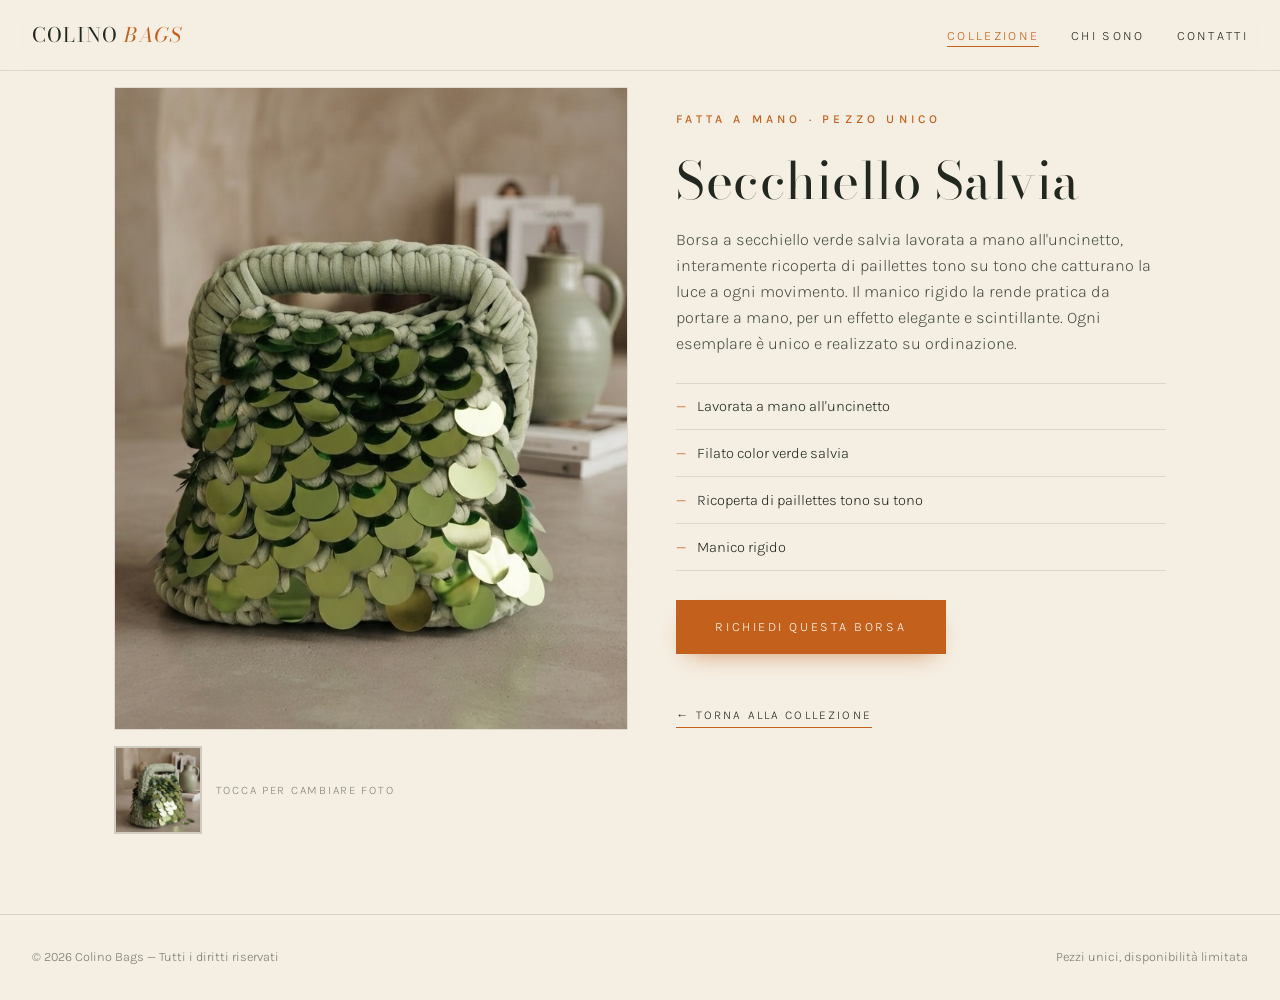
<file: prodotto-secchiello-salvia.html>
<!DOCTYPE html>
<html lang="it">
<head>
<meta charset="UTF-8">
<meta name="viewport" content="width=device-width, initial-scale=1.0, viewport-fit=cover">
<title>Secchiello Salvia — Colino Bags</title>
<meta name="description" content="Secchiello Salvia: borsa fatta a mano all'uncinetto verde salvia, ricoperta di paillettes tono su tono. Pezzo unico.">
<link rel="preconnect" href="https://fonts.googleapis.com">
<link rel="preconnect" href="https://fonts.gstatic.com" crossorigin>
<link href="https://fonts.googleapis.com/css2?family=Bodoni+Moda:ital,opsz,wght@0,6..96,400;0,6..96,600;1,6..96,400&family=Karla:wght@300;400;500;600&display=swap" rel="stylesheet">
<link rel="stylesheet" href="style.css?v=11">
<noscript><style>.reveal{opacity:1!important;transform:none!important;}</style></noscript>
</head>
<body>

<div class="scroll-progress" aria-hidden="true"></div>

<nav>
  <a class="logo" href="index.html">Colino <em>Bags</em></a>
  <ul>
    <li><a href="collezione.html" class="active">Collezione</a></li>
    <li><a href="chi-sono.html">Chi sono</a></li>
    <li><a href="contatti.html">Contatti</a></li>
  </ul>
</nav>

<section class="product page-section">
  <div class="product-inner">

    <div class="product-gallery reveal">
      <img class="pg-main" src="foto-verde-1.jpg" alt="Secchiello Salvia — borsa all'uncinetto verde con paillettes, vista frontale" loading="lazy">
      <div class="pg-switch">
        <button class="pg-thumb" type="button" aria-label="Cambia foto">
          <img src="foto-verde-2.jpg" alt="Secchiello Salvia — dettaglio delle paillettes verdi tono su tono" loading="lazy">
        </button>
        <span class="pg-hint">Tocca per cambiare foto</span>
      </div>
    </div>

    <div class="product-info reveal">
      <p class="eyebrow">Fatta a mano · Pezzo unico</p>
      <h1>Secchiello Salvia</h1>
      <p class="product-desc">Borsa a secchiello verde salvia lavorata a mano all'uncinetto, interamente ricoperta di paillettes tono su tono che catturano la luce a ogni movimento. Il manico rigido la rende pratica da portare a mano, per un effetto elegante e scintillante. Ogni esemplare è unico e realizzato su ordinazione.</p>
      <ul class="product-specs">
        <li>Lavorata a mano all'uncinetto</li>
        <li>Filato color verde salvia</li>
        <li>Ricoperta di paillettes tono su tono</li>
        <li>Manico rigido</li>
      </ul>
      <div class="product-cta">
        <a class="btn" href="contatti.html?b=Secchiello+Salvia">Richiedi questa borsa</a>
      </div>
      <br>
      <a class="product-back" href="collezione.html">← Torna alla collezione</a>
    </div>

  </div>
</section>

<footer>
  <span>© 2026 Colino Bags — Tutti i diritti riservati</span>
  <span>Pezzi unici, disponibilità limitata</span>
</footer>

<script src="script.js?v=11"></script>
</body>
</html>
</file>
<file: style.css>
:root{
  --paper:#F5EFE3;
  --ink:#22281F;
  --cognac:#C2601C;
  --sage:#AFBE9C;
  --white:#FFFDF8;
  --display:'Bodoni Moda', serif;
  --body:'Karla', sans-serif;
}
*{margin:0;padding:0;box-sizing:border-box;}
html{scroll-behavior:smooth;}
body{
  background:var(--paper);
  color:var(--ink);
  font-family:var(--body);
  font-weight:300;
  line-height:1.6;
  -webkit-font-smoothing:antialiased;
}
::selection{background:var(--cognac);color:var(--white);}
@media (prefers-reduced-motion: reduce){
  *{animation:none!important;transition:none!important;}
  html{scroll-behavior:auto;}
}

/* ---------- SCROLL PROGRESS ---------- */
.scroll-progress{
  position:fixed; top:0; left:0; z-index:60;
  height:3px; width:100%;
  background:linear-gradient(90deg, var(--cognac), color-mix(in srgb, var(--cognac) 60%, var(--sage)));
  transform-origin:left;
  transform:scaleX(0);
}

/* ---------- MARQUEE ---------- */
.marquee{
  overflow:hidden;
  padding:1.1rem 0;
  background:var(--cognac);
}
.marquee-track{
  display:flex; width:max-content;
  animation:marquee 28s linear infinite;
}
.marquee-track span{
  font-family:var(--display); font-style:italic;
  font-size:1.1rem; letter-spacing:.08em;
  color:var(--white);
  white-space:nowrap;
}
@keyframes marquee{
  to{transform:translateX(-50%);}
}

/* ---------- NAV ---------- */
nav{
  position:sticky; top:0; z-index:50;
  display:flex; justify-content:space-between; align-items:center;
  padding:1.2rem 2rem;
  background:color-mix(in srgb, var(--paper) 88%, transparent);
  backdrop-filter:blur(8px);
  border-bottom:1px solid color-mix(in srgb, var(--ink) 12%, transparent);
  transition:box-shadow .3s ease;
}
nav.scrolled{box-shadow:0 6px 24px -12px color-mix(in srgb, var(--ink) 30%, transparent);}
.logo{
  font-family:var(--display); font-size:1.25rem; letter-spacing:.06em;
  text-decoration:none; color:var(--ink);
}
.logo em{color:var(--cognac);}
nav ul{display:flex; gap:2rem; list-style:none;}
nav a{
  text-decoration:none; color:var(--ink);
  font-size:.8rem; text-transform:uppercase; letter-spacing:.18em;
  position:relative;
}
nav ul a::after{
  content:""; position:absolute; left:0; bottom:-4px;
  width:100%; height:1px; background:var(--cognac);
  transform:scaleX(0); transform-origin:right;
  transition:transform .3s ease;
}
nav ul a:hover::after, nav ul a:focus-visible::after{transform:scaleX(1); transform-origin:left;}
nav a:hover, nav a:focus-visible{color:var(--cognac);}
nav ul a.active{color:var(--cognac);}
nav ul a.active::after{transform:scaleX(1);}
a:focus-visible, button:focus-visible{outline:2px solid var(--cognac); outline-offset:3px;}

/* ---------- HERO ---------- */
header{
  min-height:calc(88svh - 70px);
  display:grid; place-items:center;
  text-align:center;
  padding:4rem 1.5rem 4rem;
  position:relative;
  overflow:hidden;
}
header::before{
  content:"";
  position:absolute; inset:0;
  background:
    radial-gradient(ellipse 60% 45% at 50% 60%, color-mix(in srgb, var(--sage) 65%, transparent), transparent 70%),
    radial-gradient(ellipse 45% 35% at 78% 22%, color-mix(in srgb, var(--cognac) 18%, transparent), transparent 70%),
    radial-gradient(ellipse 40% 30% at 18% 80%, color-mix(in srgb, var(--cognac) 14%, transparent), transparent 70%);
  pointer-events:none;
}
header::after{
  content:"";
  position:absolute; inset:0;
  background-image:radial-gradient(color-mix(in srgb, var(--ink) 7%, transparent) 1px, transparent 1px);
  background-size:22px 22px;
  mask-image:radial-gradient(ellipse 70% 60% at 50% 50%, black, transparent 75%);
  pointer-events:none;
}
.hero-inner{position:relative; z-index:1;}
.hero-inner > *{
  opacity:0;
  animation:heroUp .9s cubic-bezier(.22,.8,.3,1) forwards;
}
.hero-inner .eyebrow{animation-delay:.1s;}
.hero-inner h1{animation-delay:.25s;}
.hero-inner p{animation-delay:.45s;}
.hero-inner .hero-actions{animation-delay:.65s;}
@keyframes heroUp{
  from{opacity:0; transform:translateY(28px);}
  to{opacity:1; transform:none;}
}
.eyebrow{
  font-size:.75rem; text-transform:uppercase; letter-spacing:.35em;
  color:var(--cognac); font-weight:500;
  margin-bottom:1.5rem;
}
h1{
  font-family:var(--display);
  font-weight:400;
  font-size:clamp(2.6rem, 8vw, 6rem);
  line-height:1.05;
  letter-spacing:.01em;
  max-width:14ch;
  margin-inline:auto;
}
h1 em{
  font-style:italic;
  background:linear-gradient(110deg, var(--cognac) 35%, #d99a5e 50%, var(--cognac) 65%);
  background-size:220% 100%;
  -webkit-background-clip:text; background-clip:text;
  -webkit-text-fill-color:transparent; color:transparent;
  animation:shimmer 4.5s ease-in-out infinite;
}
@keyframes shimmer{
  0%,100%{background-position:110% 0;}
  50%{background-position:-10% 0;}
}

/* particelle fluttuanti nella hero */
.dot{
  position:absolute; border-radius:50%;
  background:color-mix(in srgb, var(--cognac) 75%, var(--paper));
  opacity:.5; pointer-events:none;
  animation:float linear infinite;
}
@keyframes float{
  from{transform:translateY(15vh) rotate(0deg);}
  to{transform:translateY(-110vh) rotate(340deg);}
}
header p{
  max-width:44ch;
  margin:1.8rem auto 2.5rem;
  font-size:1.05rem;
  color:color-mix(in srgb, var(--ink) 80%, var(--paper));
}
.btn{
  display:inline-block;
  will-change:transform;
  background:var(--cognac); color:var(--white);
  text-decoration:none;
  font-size:.8rem; text-transform:uppercase; letter-spacing:.2em;
  padding:1rem 2.4rem;
  border:1px solid var(--cognac);
  box-shadow:0 10px 24px -12px color-mix(in srgb, var(--cognac) 70%, transparent);
  transition:background .25s, color .25s, box-shadow .25s;
}
.btn:hover{background:transparent; color:var(--cognac); box-shadow:none;}
.btn--ghost{background:transparent; color:var(--ink); border-color:var(--ink); box-shadow:none; margin-left:.75rem;}
.btn--ghost:hover{background:var(--ink); color:var(--white);}

.scroll-hint{
  position:absolute; bottom:2rem; left:50%; transform:translateX(-50%);
  color:color-mix(in srgb, var(--ink) 55%, var(--paper));
  animation:bob 2.4s ease-in-out infinite;
}
.scroll-hint:hover{color:var(--cognac);}
@keyframes bob{
  0%,100%{transform:translate(-50%,0);}
  50%{transform:translate(-50%,8px);}
}

/* ---------- TESTATA PAGINE INTERNE ---------- */
.page-head{
  padding:4.5rem 1.5rem 1rem;
  text-align:center;
  position:relative;
}
.page-head::before{
  content:"";
  position:absolute; inset:0;
  background:radial-gradient(ellipse 55% 70% at 50% 0%, color-mix(in srgb, var(--sage) 40%, transparent), transparent 75%);
  pointer-events:none;
}
.page-head > *{
  position:relative;
  opacity:0;
  animation:heroUp .8s cubic-bezier(.22,.8,.3,1) forwards;
}
.page-head .eyebrow{animation-delay:.05s; margin-bottom:1rem;}
.page-head h1{font-size:clamp(2.2rem, 6vw, 4rem); animation-delay:.2s;}
.page-head p{
  max-width:48ch; margin:1.2rem auto 0;
  color:color-mix(in srgb, var(--ink) 80%, var(--paper));
  animation-delay:.35s;
}
.page-section{padding-top:3.5rem;}

/* ---------- SEZIONI ---------- */
section{padding:6rem 2rem;}
.section-head{
  display:flex; align-items:baseline; gap:1.5rem;
  max-width:1200px; margin:0 auto 3.5rem;
  border-bottom:1px solid color-mix(in srgb, var(--ink) 20%, transparent);
  padding-bottom:1rem;
}
.section-head h2{
  font-family:var(--display); font-weight:400;
  font-size:clamp(1.8rem, 4vw, 2.8rem);
}
.section-head span{
  font-size:.75rem; text-transform:uppercase; letter-spacing:.25em;
  color:var(--cognac);
}

/* ---------- GRIGLIA PRODOTTI ---------- */
.grid{
  max-width:1200px; margin:0 auto;
  display:grid;
  grid-template-columns:repeat(auto-fill, minmax(300px, 1fr));
  gap:2.5rem 2rem;
}
.grid--single{
  max-width:460px;
}
.card{
  background:var(--white);
  border:1px solid color-mix(in srgb, var(--ink) 10%, transparent);
  display:flex; flex-direction:column;
  transition:transform .2s ease-out, box-shadow .3s ease;
  transform-style:preserve-3d;
  will-change:transform;
}
.card:hover{
  box-shadow:0 24px 50px -18px color-mix(in srgb, var(--ink) 40%, transparent);
}
/* riflesso luce che attraversa la foto al passaggio */
.card-img::after{
  content:"";
  position:absolute; inset:0; z-index:1;
  background:linear-gradient(105deg, transparent 40%, color-mix(in srgb, var(--white) 35%, transparent) 50%, transparent 60%);
  transform:translateX(-120%);
  pointer-events:none;
}
.card:hover .card-img::after{
  transition:transform .9s ease;
  transform:translateX(120%);
}
.card-img{
  aspect-ratio:4/5;
  background:linear-gradient(160deg, var(--sage), color-mix(in srgb, var(--sage) 50%, var(--paper)));
  display:grid; place-items:center;
  position:relative;
  overflow:hidden;
}
.card-img img{
  width:100%; height:100%; object-fit:cover; display:block;
}
.badge{
  position:absolute; top:.9rem; left:.9rem; z-index:2;
  background:var(--cognac); color:var(--white);
  font-size:.65rem; text-transform:uppercase; letter-spacing:.15em;
  padding:.35rem .7rem;
}
.badge--sold{background:var(--ink);}
.card-body{padding:1.4rem 1.4rem 1.6rem; display:flex; flex-direction:column; gap:.4rem; flex:1;}
.card-body h3{
  font-family:var(--display); font-weight:400; font-size:1.35rem;
}
.card-body .desc{
  font-size:.9rem;
  color:color-mix(in srgb, var(--ink) 75%, var(--white));
  flex:1;
}
.card-foot{
  display:flex; justify-content:space-between; align-items:center;
  margin-top:1rem;
  padding-top:1rem;
  border-top:1px solid color-mix(in srgb, var(--ink) 10%, transparent);
}
.price{
  font-family:var(--display); font-size:1.25rem; color:var(--cognac);
}
.card-foot a{
  font-size:.72rem; text-transform:uppercase; letter-spacing:.18em;
  color:var(--ink); text-decoration:none;
  border-bottom:1px solid var(--cognac);
  padding-bottom:2px;
}
.card-foot a:hover{color:var(--cognac);}

.card-img--photo{background:#dcd9cf; cursor:pointer; -webkit-tap-highlight-color:transparent;}
/* Entrambe le foto posizionate uguali: riempiono il box senza fasce vuote (fix Safari) */
.card-img--photo .ph-main{position:absolute; inset:0; transition:transform .6s ease;}
.card-img--photo .ph-alt{position:absolute; inset:0; opacity:0; transition:opacity .35s ease;}
.card:hover .card-img--photo .ph-main{transform:scale(1.04);}
.card:hover .card-img--photo .ph-alt{opacity:1;}

.collection-note{
  max-width:1200px; margin:3rem auto 0;
  text-align:center;
  font-family:var(--display); font-style:italic;
  font-size:1.1rem;
  color:color-mix(in srgb, var(--ink) 60%, var(--paper));
}

/* ---------- CARD CLICCABILE (link a pagina prodotto) ---------- */
.card--link{text-decoration:none; color:inherit;}
.card-body--min{
  flex-direction:row; justify-content:space-between; align-items:center;
  gap:.6rem; margin-top:0;
}
.card-body--min h3{margin:0;}
.card-body--min .go{
  font-size:.72rem; text-transform:uppercase; letter-spacing:.15em;
  color:var(--cognac); white-space:nowrap;
}

/* ---------- CAROSELLO A PUNTINI ---------- */
.dots{
  position:absolute; bottom:.7rem; left:50%; transform:translateX(-50%);
  z-index:3; display:flex; gap:.45rem;
}
.dot-btn{
  width:7px; height:7px; border-radius:50%; cursor:pointer;
  background:color-mix(in srgb, var(--white) 55%, transparent);
  box-shadow:0 0 0 1px color-mix(in srgb, var(--ink) 20%, transparent);
  transition:background .2s ease, transform .2s ease;
}
.dot-btn.is-active{background:var(--white); transform:scale(1.3);}

/* Carosello nativo scroll-snap (fluido, gestito dal browser) */
.card-img--carousel .carousel{
  position:absolute; inset:0;
  display:flex;
  overflow-x:auto; overflow-y:hidden;
  scroll-snap-type:x mandatory;
  scroll-behavior:smooth;
  scrollbar-width:none;
  -webkit-overflow-scrolling:touch;
  overscroll-behavior-x:contain;
}
.card-img--carousel .carousel::-webkit-scrollbar{display:none;}
.card-img--carousel .carousel img{
  flex:0 0 100%; width:100%; height:100%;
  object-fit:cover; display:block;
  scroll-snap-align:center;
}

/* ---------- PAGINA PRODOTTO ---------- */
.product{max-width:1100px; margin:0 auto; padding:1rem 1.5rem 5rem;}
.product-inner{
  display:grid; grid-template-columns:1.05fr 1fr; gap:3rem; align-items:start;
}
.product-gallery{display:flex; flex-direction:column; align-items:flex-start; gap:1rem;}
.pg-main{
  width:100%; display:block;
  aspect-ratio:4/5; object-fit:cover; object-position:center;
  border:1px solid color-mix(in srgb, var(--ink) 10%, transparent);
}
.pg-switch{display:flex; align-items:center; gap:.85rem;}
.pg-thumb{
  padding:0; margin:0; cursor:pointer; background:none;
  width:88px; height:88px; overflow:hidden; flex:none;
  border:2px solid color-mix(in srgb, var(--ink) 18%, transparent);
  transition:border-color .2s ease;
  -webkit-tap-highlight-color:transparent;
}
.pg-thumb img{width:100%; height:100%; object-fit:cover; display:block;}
.pg-thumb:hover{border-color:var(--cognac);}
.pg-hint{
  font-size:.72rem; text-transform:uppercase; letter-spacing:.15em;
  color:color-mix(in srgb, var(--ink) 55%, var(--paper));
}
.product-info{position:sticky; top:110px;}
.product-info h1{font-size:clamp(2rem, 5vw, 3.2rem); max-width:none; margin:.6rem 0 .4rem;}
.product-desc{
  margin:1.2rem 0;
  color:color-mix(in srgb, var(--ink) 80%, var(--paper));
  font-size:1.02rem;
}
.product-specs{list-style:none; margin:1.6rem 0;}
.product-specs li{
  padding:.7rem 0;
  border-bottom:1px solid color-mix(in srgb, var(--ink) 12%, transparent);
  font-size:.92rem; display:flex; gap:.7rem; align-items:baseline;
}
.product-specs li:first-child{border-top:1px solid color-mix(in srgb, var(--ink) 12%, transparent);}
.product-specs li::before{content:"—"; color:var(--cognac);}
.product-cta{margin-top:1.8rem;}
.product-back{
  display:inline-block; margin-top:1.6rem;
  font-size:.75rem; text-transform:uppercase; letter-spacing:.18em;
  color:var(--ink); text-decoration:none;
  border-bottom:1px solid var(--cognac); padding-bottom:2px;
}
.product-back:hover{color:var(--cognac);}

/* ---------- CHI SONO (storia) ---------- */
.story{max-width:1000px; margin:0 auto; text-align:center;}
.story-lead{
  font-family:var(--display);
  font-size:clamp(1.25rem, 2.6vw, 1.7rem);
  line-height:1.5;
  max-width:34ch; margin:0 auto 4rem;
}
.story-points{
  display:grid;
  grid-template-columns:repeat(auto-fit, minmax(240px, 1fr));
  gap:2rem;
  margin-bottom:4.5rem;
}
.story-point{
  background:var(--white);
  border:1px solid color-mix(in srgb, var(--ink) 10%, transparent);
  border-top:3px solid var(--cognac);
  padding:2.2rem 1.6rem;
  transition:transform .3s ease, box-shadow .3s ease;
}
.story-point:hover{
  transform:translateY(-6px);
  box-shadow:0 18px 40px -18px color-mix(in srgb, var(--ink) 30%, transparent);
}
.story-point svg{
  width:44px; height:44px;
  color:var(--cognac);
  margin-bottom:1rem;
}
.story-point h3{
  font-family:var(--display); font-weight:400;
  font-size:1.25rem; margin-bottom:.5rem;
}
.story-point p{
  font-size:.92rem;
  color:color-mix(in srgb, var(--ink) 75%, var(--paper));
}
.story-quote{
  font-family:var(--display); font-style:italic;
  font-size:clamp(1.3rem, 3vw, 1.9rem);
  color:var(--cognac);
  border-block:1px solid color-mix(in srgb, var(--ink) 15%, transparent);
  padding:2.5rem 1rem;
  max-width:34ch; margin:0 auto 3.5rem;
}
.story-cta{margin:0;}

/* ---------- CHI SONO ---------- */
.about{
  background:var(--ink); color:var(--paper);
}
.about .section-head{border-color:color-mix(in srgb, var(--paper) 25%, transparent);}
.about .section-head span{color:var(--sage);}
.about-inner{
  max-width:1200px; margin:0 auto;
  display:grid; grid-template-columns:1fr 1fr; gap:4rem;
  align-items:center;
}
.about-inner p{
  font-size:1.05rem;
  color:color-mix(in srgb, var(--paper) 85%, var(--ink));
  margin-bottom:1.2rem;
}
.about-visual{
  aspect-ratio:1/1;
  border:1px solid color-mix(in srgb, var(--paper) 30%, transparent);
  display:grid; place-items:center;
  font-family:var(--display); font-style:italic;
  font-size:clamp(1.4rem, 3vw, 2rem);
  color:var(--sage);
  text-align:center; padding:2rem;
}
@media (max-width:800px){
  .about-inner{grid-template-columns:1fr;}
  .about-visual{aspect-ratio:16/9;}
}

/* ---------- CONTATTI ---------- */
.contact{text-align:center;}
.contact p{max-width:50ch; margin:0 auto 2.5rem; font-size:1.05rem;}
.contact-links{
  display:flex; flex-wrap:wrap; justify-content:center; gap:1rem;
}

/* ---------- PAGINA CONTATTI ---------- */
.contact-page{max-width:1050px; margin:0 auto;}
.contact-grid{
  display:grid; grid-template-columns:1fr 1.1fr; gap:3.5rem;
  align-items:start;
}
.contact-info h2{
  font-family:var(--display); font-weight:400;
  font-size:clamp(1.6rem, 3vw, 2.2rem);
  margin-bottom:1rem;
}
.contact-info > p{
  color:color-mix(in srgb, var(--ink) 80%, var(--paper));
  margin-bottom:2rem;
}
.contact-facts{list-style:none; display:flex; flex-direction:column; gap:1.4rem;}
.contact-facts li{display:flex; gap:1rem; align-items:flex-start; font-size:.92rem;}
.contact-facts svg{
  width:26px; height:26px; flex-shrink:0;
  color:var(--cognac); margin-top:.15rem;
}
.contact-facts strong{font-weight:600;}
.contact-facts span{color:color-mix(in srgb, var(--ink) 75%, var(--paper));}

.contact-form{
  display:flex; flex-direction:column; gap:1.1rem;
  background:var(--white);
  border:1px solid color-mix(in srgb, var(--ink) 10%, transparent);
  border-top:4px solid var(--cognac);
  padding:2.2rem 1.8rem;
  box-shadow:0 20px 45px -25px color-mix(in srgb, var(--ink) 35%, transparent);
}
.contact-form label{
  display:flex; flex-direction:column; gap:.35rem;
  font-size:.75rem; text-transform:uppercase; letter-spacing:.15em;
  color:color-mix(in srgb, var(--ink) 70%, var(--paper));
  text-align:left;
}
.contact-form input, .contact-form textarea{
  font-family:var(--body); font-size:1rem;
  padding:.7rem .8rem;
  border:1px solid color-mix(in srgb, var(--ink) 25%, transparent);
  background:var(--paper);
  color:var(--ink);
  resize:vertical;
}
.contact-form input:focus, .contact-form textarea:focus{
  outline:2px solid var(--cognac); outline-offset:0; border-color:transparent;
}
.contact-form .btn{border:none; cursor:pointer; font-family:var(--body); width:100%;}
.form-status{font-size:.9rem; text-align:center; min-height:1.2em; margin:0;}
.form-status.ok{color:#2e7d32;}
.form-status.err{color:#c62828;}
@media (max-width:800px){
  .contact-grid{grid-template-columns:1fr; gap:2.5rem;}
}

/* ---------- FOOTER ---------- */
footer{
  border-top:1px solid color-mix(in srgb, var(--ink) 15%, transparent);
  padding:2rem;
  display:flex; flex-wrap:wrap; justify-content:space-between; gap:1rem;
  font-size:.8rem;
  color:color-mix(in srgb, var(--ink) 60%, var(--paper));
}

/* ---------- ANIMAZIONI ---------- */
.reveal{opacity:0; transform:translateY(30px); transition:opacity .8s ease, transform .8s cubic-bezier(.22,.8,.3,1); transition-delay:var(--d, 0s);}
.reveal.visible{opacity:1; transform:none;}

.badge{animation:badgePop .5s cubic-bezier(.34,1.56,.64,1) .8s backwards;}
@keyframes badgePop{
  from{opacity:0; transform:scale(.6);}
  to{opacity:1; transform:scale(1);}
}

/* ---------- RESPONSIVE / MOBILE ---------- */
@media (max-width:640px){
  nav{
    padding:.9rem 1rem;
    padding-top:calc(.9rem + env(safe-area-inset-top));
    flex-direction:column; gap:.55rem;
  }
  .logo{font-size:1.1rem;}
  nav ul{gap:1.4rem;}
  nav a{font-size:.72rem; padding:.3rem 0; display:inline-block;} /* tap target più alto */

  header{padding:3.5rem 1.25rem 4rem; min-height:calc(88svh - 110px);}
  header p{font-size:.98rem;}
  .hero-actions{display:flex; flex-direction:column; gap:.9rem; align-items:stretch; max-width:320px; margin-inline:auto;}
  .btn{text-align:center; padding:1rem 1.5rem;}
  .btn--ghost{margin-left:0;}
  .scroll-hint{bottom:calc(1.2rem + env(safe-area-inset-bottom));}

  section{padding:3.5rem 1.25rem;}
  .section-head{flex-direction:column; gap:.3rem; margin-bottom:2.5rem;}
  .grid{gap:2rem;}
  /* 2 borse per riga: solo nella collezione */
  .grid--two{grid-template-columns:1fr 1fr; gap:1.6rem .9rem;}
  .grid--single{max-width:100%;}
  .card-body{padding:1.2rem 1.1rem 1.3rem;}
  .card-body--min{padding:.8rem .3rem .2rem; flex-direction:column; gap:.25rem; text-align:center;}
  .card-body--min h3{font-size:1rem; line-height:1.2;}
  .card-body--min .go{font-size:.6rem; letter-spacing:.12em;}
  .badge{font-size:.52rem; padding:.28rem .5rem; top:.55rem; left:.55rem;}
  /* Pagina prodotto impilata */
  .product{padding:.5rem 1.25rem 4rem;}
  .product-inner{grid-template-columns:1fr; gap:1.5rem;}
  .product-info{position:static;}
  .about-inner{gap:2.5rem;}
  .about-visual{aspect-ratio:auto; padding:2.5rem 1.5rem;}
  .contact-links{flex-direction:column; align-items:stretch; max-width:320px; margin-inline:auto;}
  footer{
    flex-direction:column; text-align:center; gap:.4rem;
    padding-bottom:calc(2rem + env(safe-area-inset-bottom));
  }
}

/* Dispositivi touch: niente hover; la seconda foto si rivela scorrendo (vedi script.js) */
@media (hover:none){
  .card{will-change:auto;}          /* niente layer GPU extra: più fluido su mobile */
  .btn{will-change:auto;}
  .card-img::after{display:none;}   /* riflesso luce disattivato su touch */
  /* Barra opaca senza sfocatura: niente ricalcolo del blur a ogni frame di scroll */
  nav{backdrop-filter:none; -webkit-backdrop-filter:none; background:var(--paper);}
  /* Titolo con gradiente statico: niente ridisegno continuo del testo */
  h1 em{animation:none; background-position:50% 0;}
  .card:hover{transform:none; box-shadow:none;}
  .card:hover .card-img--photo .ph-main{transform:none;}
  .card:hover .card-img--photo .ph-alt{opacity:0;}
  .card:hover .card-img::after{transition:none; transform:translateX(-120%);}
  /* !important: il tap su mobile attiva anche :hover, che altrimenti vince e tiene la foto nascosta */
  .card-img--photo .ph-alt{transition:opacity .5s ease;}
  .card-img--photo.show-alt .ph-alt{opacity:1!important;}
  /* Etichetta "Tocca per girare" solo sulle card della home (flip) */
  .card-img--flip::before{
    content:"Tocca per girare";
    position:absolute; bottom:.7rem; right:.7rem; z-index:3;
    font-size:.6rem; text-transform:uppercase; letter-spacing:.15em;
    background:color-mix(in srgb, var(--ink) 65%, transparent);
    color:var(--white); padding:.3rem .6rem; border-radius:2px;
  }
  .card-img--flip.show-alt::before{content:"Tocca per tornare";}
  .btn:hover{background:var(--ink); color:var(--white);}
  .btn--ghost:hover{background:transparent; color:var(--ink);}
}

/* Schermi molto piccoli (iPhone SE, ecc.) */
@media (max-width:380px){
  h1{font-size:2.2rem;}
  .eyebrow{font-size:.65rem; letter-spacing:.25em;}
  nav ul{gap:1rem;}
  nav a{font-size:.65rem;}
}
</file>
